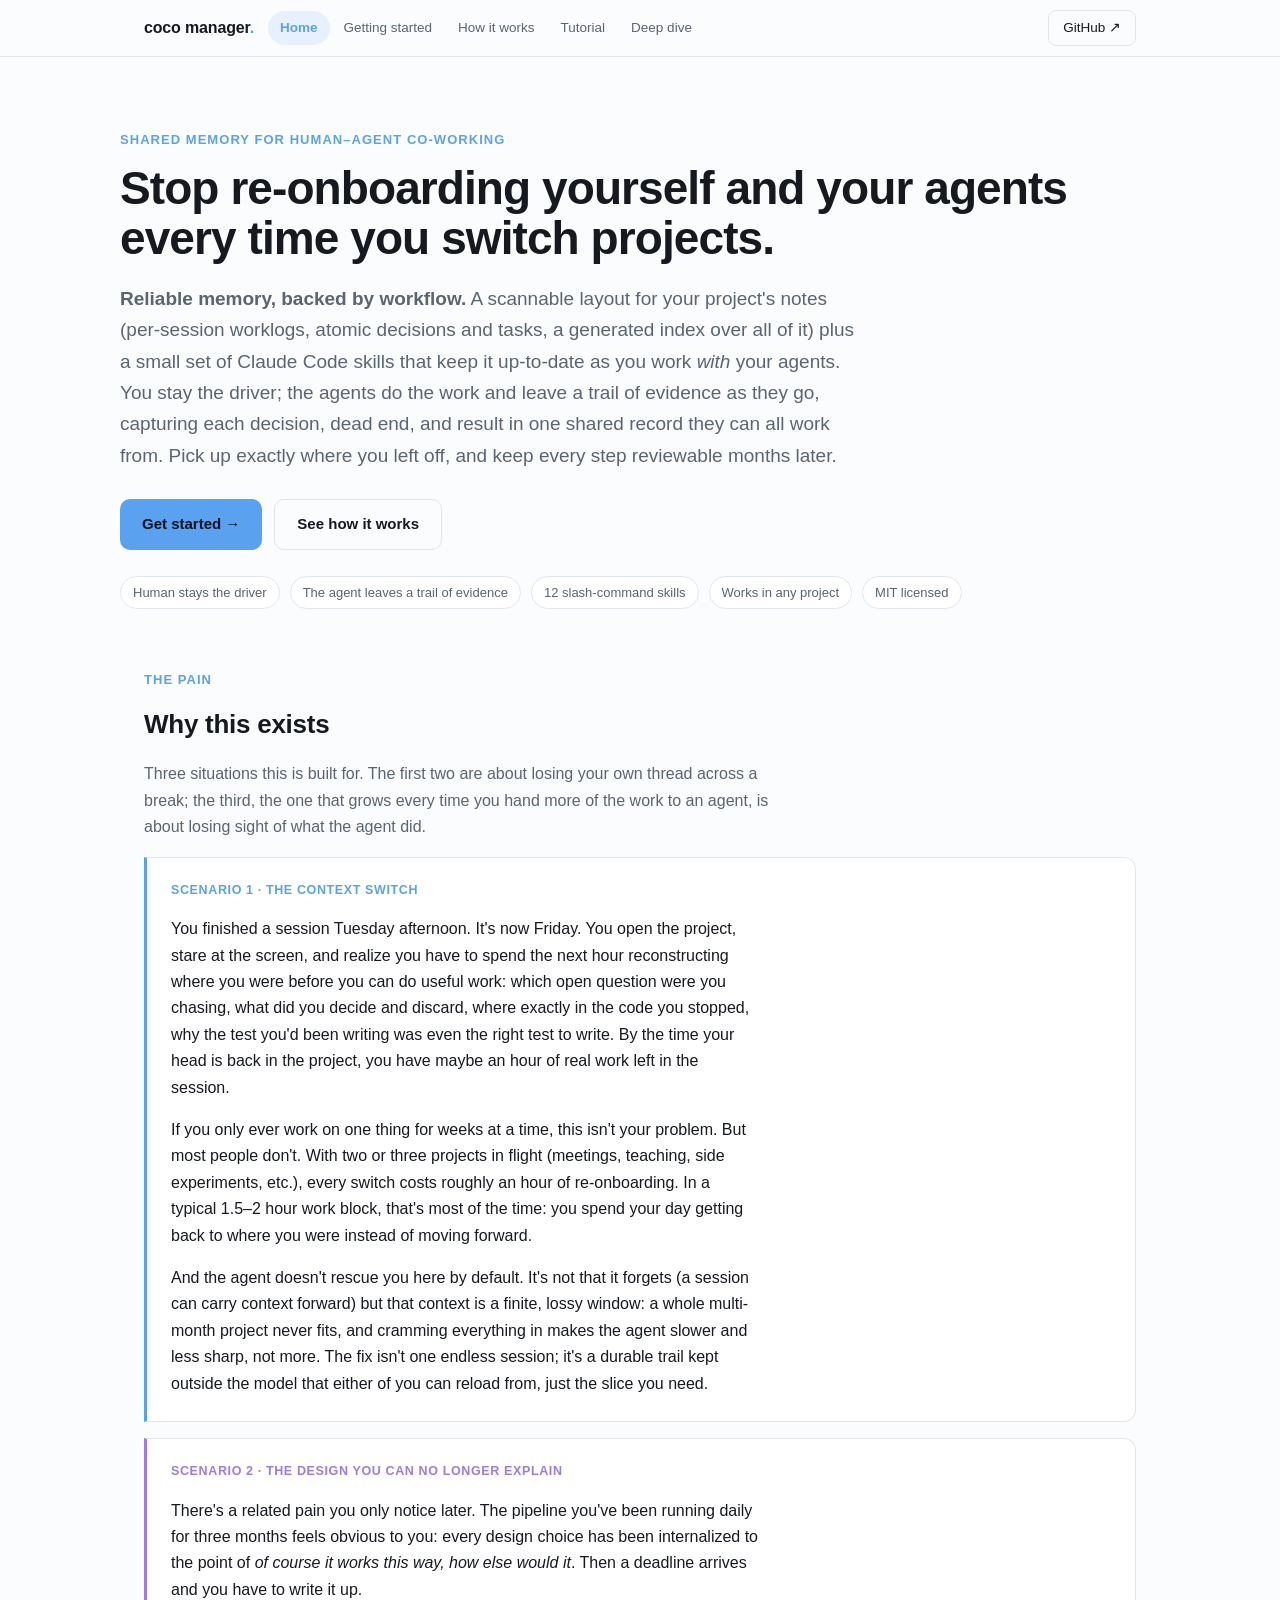
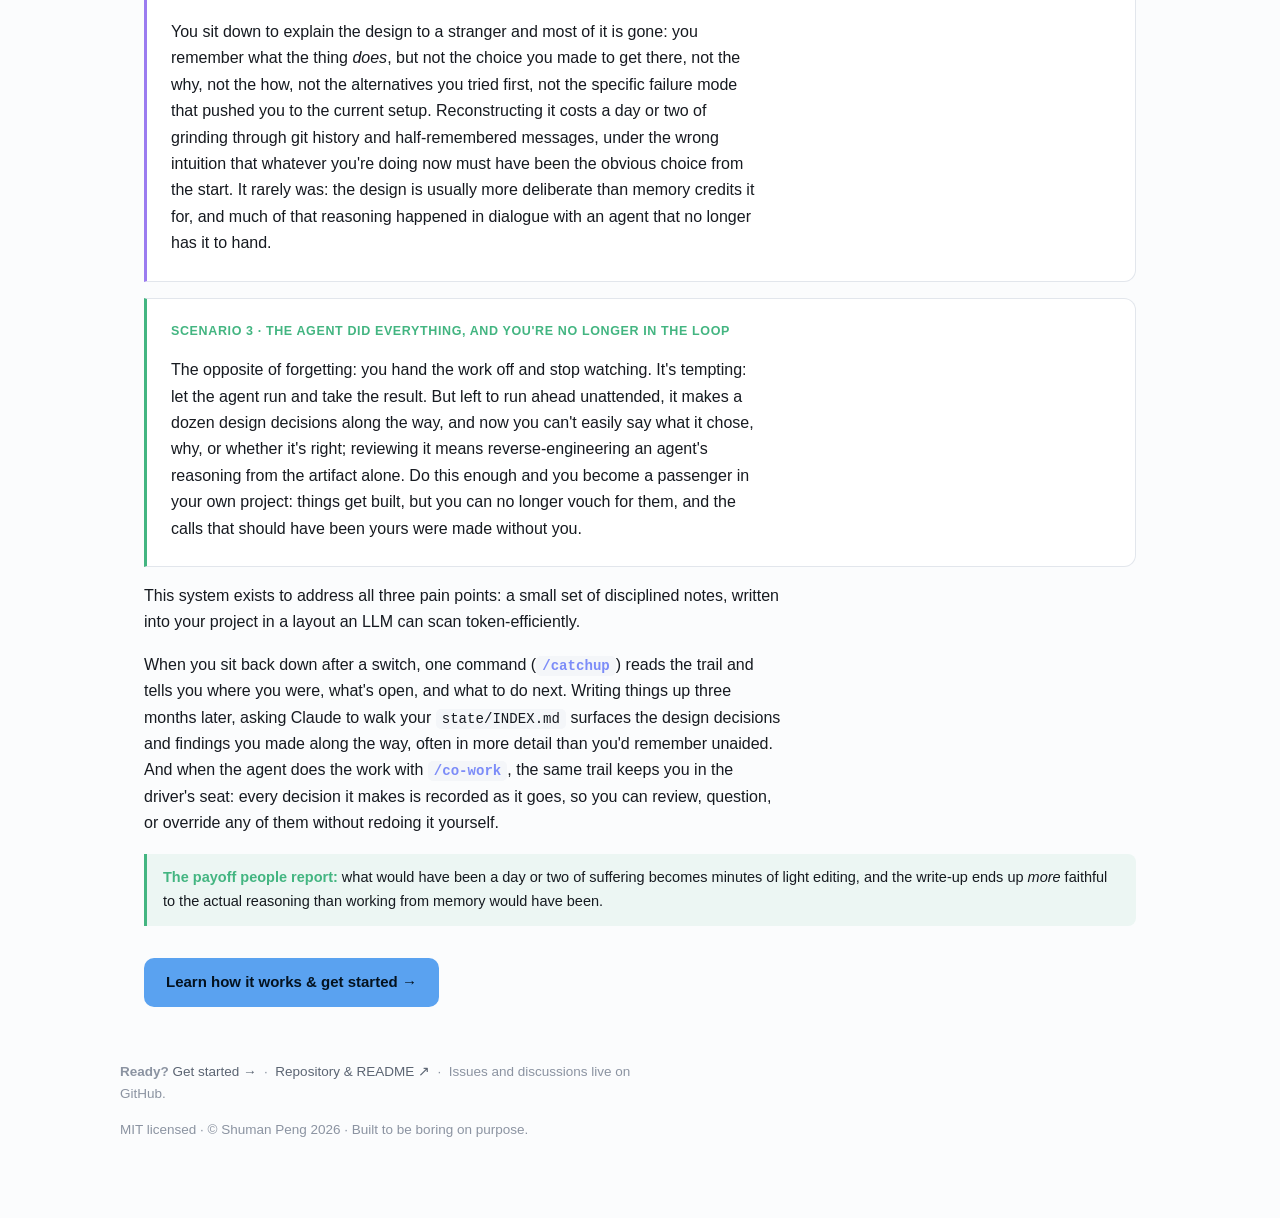
<file: index.html>
<!DOCTYPE html>
<html lang="en">
<head>
<meta charset="utf-8">
<meta name="viewport" content="width=device-width, initial-scale=1">
<title>CoCo Manager: shared memory for human–agent co-working</title>
<meta name="description" content="Shared memory for human–agent co-working: a scannable notes layout plus Claude Code skills that keep it current, so you never re-onboard yourself or lose sight of what the agent did.">
<link rel="icon" href="data:image/svg+xml,%3Csvg%20xmlns='http://www.w3.org/2000/svg'%20viewBox='0%200%2032%2032'%3E%3Crect%20width='32'%20height='32'%20rx='7'%20fill='%230e1013'/%3E%3Ctext%20x='7.5'%20y='23'%20font-family='ui-monospace,Menlo,monospace'%20font-size='21'%20font-weight='700'%20fill='%235aa2f0'%3Ec%3C/text%3E%3Ccircle%20cx='23'%20cy='20.5'%20r='2.3'%20fill='%235aa2f0'/%3E%3C/svg%3E">
<link rel="canonical" href="https://shumanpng.github.io/coco-manager/">
<meta property="og:type" content="website">
<meta property="og:site_name" content="CoCo Manager">
<meta property="og:title" content="CoCo Manager: shared memory for human–agent co-working">
<meta property="og:description" content="Shared memory for human–agent co-working: a scannable notes layout plus Claude Code skills that keep it current, so you never re-onboard yourself or lose sight of what the agent did.">
<meta property="og:url" content="https://shumanpng.github.io/coco-manager/">
<meta property="og:image" content="https://shumanpng.github.io/coco-manager/og-image.png">
<meta name="twitter:card" content="summary_large_image">
<meta name="twitter:title" content="CoCo Manager: shared memory for human–agent co-working">
<meta name="twitter:description" content="Shared memory for human–agent co-working: a scannable notes layout plus Claude Code skills that keep it current, so you never re-onboard yourself or lose sight of what the agent did.">
<meta name="twitter:image" content="https://shumanpng.github.io/coco-manager/og-image.png">
<link rel="stylesheet" href="styles.css">
</head>
<body>

<div class="nav"><div class="inner">
  <a class="brand" href="index.html">coco&nbsp;manager<span class="dot">.</span></a>
  <div class="links">
    <a class="link active" href="index.html">Home</a>
    <a class="link" href="getting-started.html">Getting started</a>
    <a class="link" href="how-it-works.html">How it works</a>
    <a class="link" href="tutorial.html">Tutorial</a>
    <a class="link" href="deep-dive.html">Deep dive</a>
  </div>
  <a class="gh" href="https://github.com/shumanpng/coco-manager">GitHub ↗</a>
</div></div>

<!-- HERO -->
<header id="top" class="wrap hero">
  <div class="kicker">Shared memory for human–agent co-working</div>
  <h1>Stop re-onboarding yourself and your agents every time you switch projects.</h1>
  <p class="lead"><b>Reliable memory, backed by workflow.</b> A scannable layout for your project's notes (per-session worklogs, atomic decisions and tasks, a generated index over all of it) plus a small set of Claude Code skills that keep it up-to-date as you work <em>with</em> your agents. You stay the driver; the agents do the work and leave a trail of evidence as they go, capturing each decision, dead end, and result in one shared record they can all work from. Pick up exactly where you left off, and keep every step reviewable months later.</p>
  <div class="cta">
    <a class="btn primary" href="getting-started.html">Get started →</a>
    <a class="btn ghost" href="how-it-works.html">See how it works</a>
  </div>
  <div class="pills">
    <span class="pill">Human stays the driver</span>
    <span class="pill">The agent leaves a trail of evidence</span>
    <span class="pill">12 slash-command skills</span>
    <span class="pill">Works in any project</span>
    <span class="pill">MIT licensed</span>
  </div>
</header>

<!-- WHY -->
<section id="why" class="wrap">
  <div class="kicker">The pain</div>
  <h2>Why this exists</h2>
  <p class="muted" style="margin-bottom:4px">Three situations this is built for. The first two are about losing your own thread across a break; the third, the one that grows every time you hand more of the work to an agent, is about losing sight of what the agent did.</p>

  <div class="scenario s1">
    <div class="eyebrow">Scenario 1 · The context switch</div>
    <p>You finished a session Tuesday afternoon. It's now Friday. You open the project, stare at the screen, and realize you have to spend the next hour reconstructing where you were before you can do useful work: which open question were you chasing, what did you decide and discard, where exactly in the code you stopped, why the test you'd been writing was even the right test to write. By the time your head is back in the project, you have maybe an hour of real work left in the session.</p>
    <p>If you only ever work on one thing for weeks at a time, this isn't your problem. But most people don't. With two or three projects in flight (meetings, teaching, side experiments, etc.), every switch costs roughly an hour of re-onboarding. In a typical 1.5–2 hour work block, that's most of the time: you spend your day getting back to where you were instead of moving forward.</p>
    <p>And the agent doesn't rescue you here by default. It's not that it forgets (a session can carry context forward) but that context is a finite, lossy window: a whole multi-month project never fits, and cramming everything in makes the agent slower and less sharp, not more. The fix isn't one endless session; it's a durable trail kept outside the model that either of you can reload from, just the slice you need.</p>
  </div>

  <div class="scenario s2">
    <div class="eyebrow">Scenario 2 · The design you can no longer explain</div>
    <p>There's a related pain you only notice later. The pipeline you've been running daily for three months feels obvious to you: every design choice has been internalized to the point of <em>of course it works this way, how else would it</em>. Then a deadline arrives and you have to write it up.</p>
    <p>You sit down to explain the design to a stranger and most of it is gone: you remember what the thing <em>does</em>, but not the choice you made to get there, not the why, not the how, not the alternatives you tried first, not the specific failure mode that pushed you to the current setup. Reconstructing it costs a day or two of grinding through git history and half-remembered messages, under the wrong intuition that whatever you're doing now must have been the obvious choice from the start. It rarely was: the design is usually more deliberate than memory credits it for, and much of that reasoning happened in dialogue with an agent that no longer has it to hand.</p>
  </div>

  <div class="scenario s3">
    <div class="eyebrow">Scenario 3 · The agent did everything, and you're no longer in the loop</div>
    <p>The opposite of forgetting: you hand the work off and stop watching. It's tempting: let the agent run and take the result. But left to run ahead unattended, it makes a dozen design decisions along the way, and now you can't easily say what it chose, why, or whether it's right; reviewing it means reverse-engineering an agent's reasoning from the artifact alone. Do this enough and you become a passenger in your own project: things get built, but you can no longer vouch for them, and the calls that should have been yours were made without you.</p>
  </div>

  <p>This system exists to address all three pain points: a small set of disciplined notes, written into your project in a layout an LLM can scan token-efficiently.</p>
  <p>When you sit back down after a switch, one command (<code class="cmd">/catchup</code>) reads the trail and tells you where you were, what's open, and what to do next. Writing things up three months later, asking Claude to walk your <code>state/INDEX.md</code> surfaces the design decisions and findings you made along the way, often in more detail than you'd remember unaided. And when the agent does the work with <code class="cmd">/co-work</code>, the same trail keeps you in the driver's seat: every decision it makes is recorded as it goes, so you can review, question, or override any of them without redoing it yourself.</p>
  <div class="tip"><b>The payoff people report:</b> what would have been a day or two of suffering becomes minutes of light editing, and the write-up ends up <em>more</em> faithful to the actual reasoning than working from memory would have been.</div>

  <div class="cta" style="margin-top:32px">
    <a class="btn primary" href="getting-started.html">Learn how it works &amp; get started →</a>
  </div>
</section>

<footer class="wrap foot">
  <p><b>Ready?</b> <a href="getting-started.html">Get started →</a> &nbsp;·&nbsp; <a href="https://github.com/shumanpng/coco-manager">Repository &amp; README ↗</a> &nbsp;·&nbsp; Issues and discussions live on GitHub.</p>
  <p>MIT licensed · © Shuman Peng 2026 · Built to be boring on purpose.</p>
</footer>

</body>
</html>
</file>
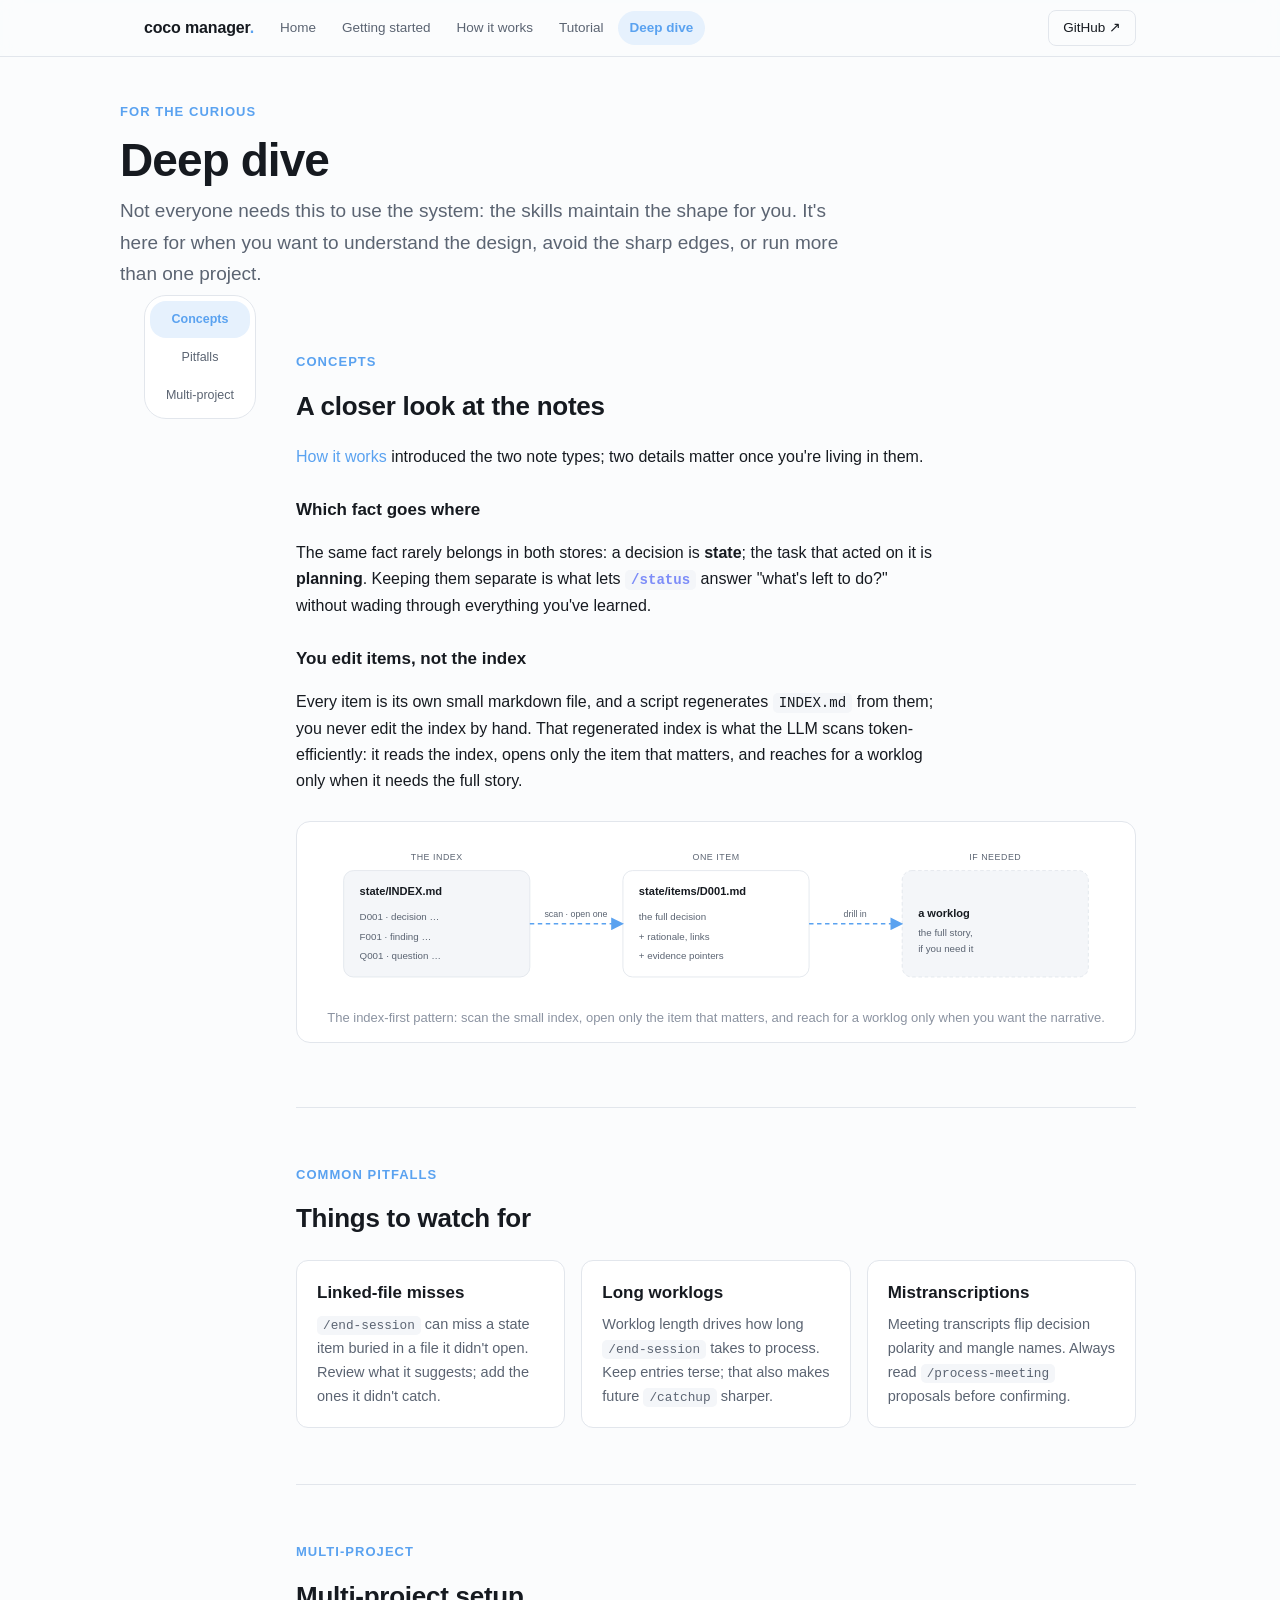
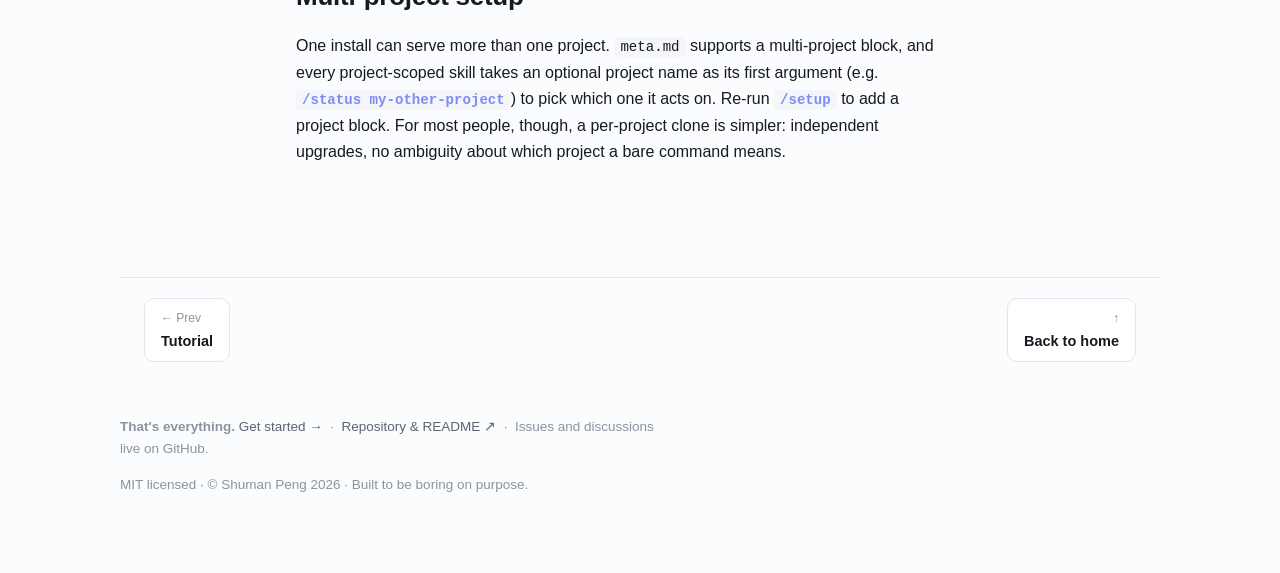
<file: deep-dive.html>
<!DOCTYPE html>
<html lang="en">
<head>
<meta charset="utf-8">
<meta name="viewport" content="width=device-width, initial-scale=1">
<title>Deep dive: CoCo Manager</title>
<meta name="description" content="The design behind coco manager: the atomic-item + index model, common pitfalls to avoid, and multi-project setup.">
<link rel="icon" href="data:image/svg+xml,%3Csvg%20xmlns='http://www.w3.org/2000/svg'%20viewBox='0%200%2032%2032'%3E%3Crect%20width='32'%20height='32'%20rx='7'%20fill='%230e1013'/%3E%3Ctext%20x='7.5'%20y='23'%20font-family='ui-monospace,Menlo,monospace'%20font-size='21'%20font-weight='700'%20fill='%235aa2f0'%3Ec%3C/text%3E%3Ccircle%20cx='23'%20cy='20.5'%20r='2.3'%20fill='%235aa2f0'/%3E%3C/svg%3E">
<link rel="canonical" href="https://shumanpng.github.io/coco-manager/deep-dive.html">
<meta property="og:type" content="website">
<meta property="og:site_name" content="CoCo Manager">
<meta property="og:title" content="Deep dive: CoCo Manager">
<meta property="og:description" content="The design behind coco manager: the atomic-item + index model, common pitfalls to avoid, and multi-project setup.">
<meta property="og:url" content="https://shumanpng.github.io/coco-manager/deep-dive.html">
<meta property="og:image" content="https://shumanpng.github.io/coco-manager/og-image.png">
<meta name="twitter:card" content="summary_large_image">
<meta name="twitter:title" content="Deep dive: CoCo Manager">
<meta name="twitter:description" content="The design behind coco manager: the atomic-item + index model, common pitfalls to avoid, and multi-project setup.">
<meta name="twitter:image" content="https://shumanpng.github.io/coco-manager/og-image.png">
<link rel="stylesheet" href="styles.css">
</head>
<body>

<div class="nav"><div class="inner">
  <a class="brand" href="index.html">coco&nbsp;manager<span class="dot">.</span></a>
  <div class="links">
    <a class="link" href="index.html">Home</a>
    <a class="link" href="getting-started.html">Getting started</a>
    <a class="link" href="how-it-works.html">How it works</a>
    <a class="link" href="tutorial.html">Tutorial</a>
    <a class="link active" href="deep-dive.html">Deep dive</a>
  </div>
  <a class="gh" href="https://github.com/shumanpng/coco-manager">GitHub ↗</a>
</div></div>

<header id="top" class="wrap pagehead">
  <div class="kicker">For the curious</div>
  <h1>Deep dive</h1>
  <p class="lead">Not everyone needs this to use the system: the skills maintain the shape for you. It's here for when you want to understand the design, avoid the sharp edges, or run more than one project.</p>
</header>

<div class="tut-layout">
  <aside class="tut-rail">
    <nav class="secnav" aria-label="Sections">
      <a href="#concepts">Concepts</a>
      <a href="#pitfalls">Pitfalls</a>
      <a href="#appendix">Multi-project</a>
    </nav>
  </aside>

  <div class="tut-main">
    <!-- CONCEPTS -->
    <section id="concepts">
      <div class="kicker">Concepts</div>
      <h2>A closer look at the notes</h2>
      <p><a href="how-it-works.html">How it works</a> introduced the two note types; two details matter once you're living in them.</p>

      <h3>Which fact goes where</h3>
      <p>The same fact rarely belongs in both stores: a decision is <b>state</b>; the task that acted on it is <b>planning</b>. Keeping them separate is what lets <code class="cmd">/status</code> answer "what's left to do?" without wading through everything you've learned.</p>

      <h3>You edit items, not the index</h3>
      <p>Every item is its own small markdown file, and a script regenerates <code>INDEX.md</code> from them; you never edit the index by hand. That regenerated index is what the LLM scans token-efficiently: it reads the index, opens only the item that matters, and reaches for a worklog only when it needs the full story.</p>

      <figure>
        <div class="svgbox">
        <svg viewBox="0 0 900 170" role="img" aria-label="Index-first: scan the index, open one item, follow to a worklog only if needed">
          <defs><marker id="di" markerWidth="9" markerHeight="9" refX="7" refY="4.5" orient="auto">
            <path d="M0,0 L9,4.5 L0,9 z" fill="var(--accent)"/></marker></defs>

          <text x="135" y="18" text-anchor="middle" class="t-mut" style="font-size:10px;letter-spacing:.06em">THE INDEX</text>
          <text x="450" y="18" text-anchor="middle" class="t-mut" style="font-size:10px;letter-spacing:.06em">ONE ITEM</text>
          <text x="765" y="18" text-anchor="middle" class="t-mut" style="font-size:10px;letter-spacing:.06em">IF NEEDED</text>

          <rect x="30" y="30" width="210" height="120" rx="11" class="nb" fill="var(--panel2)"/>
          <text x="48" y="58" class="t-cmd">state/INDEX.md</text>
          <text x="48" y="86" class="t-mut" style="font-size:11px">D001 · decision …</text>
          <text x="48" y="108" class="t-mut" style="font-size:11px">F001 · finding …</text>
          <text x="48" y="130" class="t-mut" style="font-size:11px">Q001 · question …</text>

          <rect x="345" y="30" width="210" height="120" rx="11" class="nb" fill="var(--panel)"/>
          <text x="363" y="58" class="t-cmd">state/items/D001.md</text>
          <text x="363" y="86" class="t-mut" style="font-size:11px">the full decision</text>
          <text x="363" y="108" class="t-mut" style="font-size:11px">+ rationale, links</text>
          <text x="363" y="130" class="t-mut" style="font-size:11px">+ evidence pointers</text>

          <rect x="660" y="30" width="210" height="120" rx="11" fill="var(--panel2)" stroke="var(--line)" stroke-dasharray="4 3"/>
          <text x="678" y="82" class="t-cmd">a worklog</text>
          <text x="678" y="104" class="t-mut" style="font-size:11px">the full story,</text>
          <text x="678" y="122" class="t-mut" style="font-size:11px">if you need it</text>

          <path class="edge-r" marker-end="url(#di)" d="M240,90 L343,90"/>
          <path class="edge-r" marker-end="url(#di)" d="M555,90 L658,90"/>
          <text x="292" y="82" text-anchor="middle" class="t-mut" style="font-size:10px">scan · open one</text>
          <text x="607" y="82" text-anchor="middle" class="t-mut" style="font-size:10px">drill in</text>
        </svg>
        </div>
        <figcaption>The index-first pattern: scan the small index, open only the item that matters, and reach for a worklog only when you want the narrative.</figcaption>
      </figure>
    </section>

    <!-- PITFALLS -->
    <section id="pitfalls">
      <div class="kicker">Common pitfalls</div>
      <h2>Things to watch for</h2>
      <div class="grid g3">
        <div class="card"><h3 style="margin-top:0">Linked-file misses</h3><p><code>/end-session</code> can miss a state item buried in a file it didn't open. Review what it suggests; add the ones it didn't catch.</p></div>
        <div class="card"><h3 style="margin-top:0">Long worklogs</h3><p>Worklog length drives how long <code>/end-session</code> takes to process. Keep entries terse; that also makes future <code>/catchup</code> sharper.</p></div>
        <div class="card"><h3 style="margin-top:0">Mistranscriptions</h3><p>Meeting transcripts flip decision polarity and mangle names. Always read <code>/process-meeting</code> proposals before confirming.</p></div>
      </div>
    </section>

    <!-- MULTI-PROJECT -->
    <section id="appendix">
      <div class="kicker">Multi-project</div>
      <h2>Multi-project setup</h2>
      <p>One install can serve more than one project. <code>meta.md</code> supports a multi-project block, and every project-scoped skill takes an optional project name as its first argument (e.g. <code class="cmd">/status my-other-project</code>) to pick which one it acts on. Re-run <code class="cmd">/setup</code> to add a project block. For most people, though, a per-project clone is simpler: independent upgrades, no ambiguity about which project a bare command means.</p>
    </section>
  </div>
</div>

<nav class="pager wrap">
  <a class="pg prev" href="tutorial.html"><span>← Prev</span><b>Tutorial</b></a>
  <a class="pg next" href="index.html"><span>↑</span><b>Back to home</b></a>
</nav>

<footer class="wrap foot">
  <p><b>That's everything.</b> <a href="getting-started.html">Get started →</a> &nbsp;·&nbsp; <a href="https://github.com/shumanpng/coco-manager">Repository &amp; README ↗</a> &nbsp;·&nbsp; Issues and discussions live on GitHub.</p>
  <p>MIT licensed · © Shuman Peng 2026 · Built to be boring on purpose.</p>
</footer>

<script>
(function(){
  var links = [].slice.call(document.querySelectorAll('.secnav a'));
  var secs = links.map(function(l){ return document.querySelector(l.getAttribute('href')); });
  function on(){
    var y = window.scrollY + 140, idx = 0;
    for (var i=0;i<secs.length;i++){ if (secs[i] && secs[i].offsetTop <= y) idx = i; }
    for (var j=0;j<links.length;j++){ links[j].classList.toggle('active', j===idx); }
  }
  window.addEventListener('scroll', on, {passive:true});
  window.addEventListener('resize', on);
  on();
})();
</script>

</body>
</html>
</file>
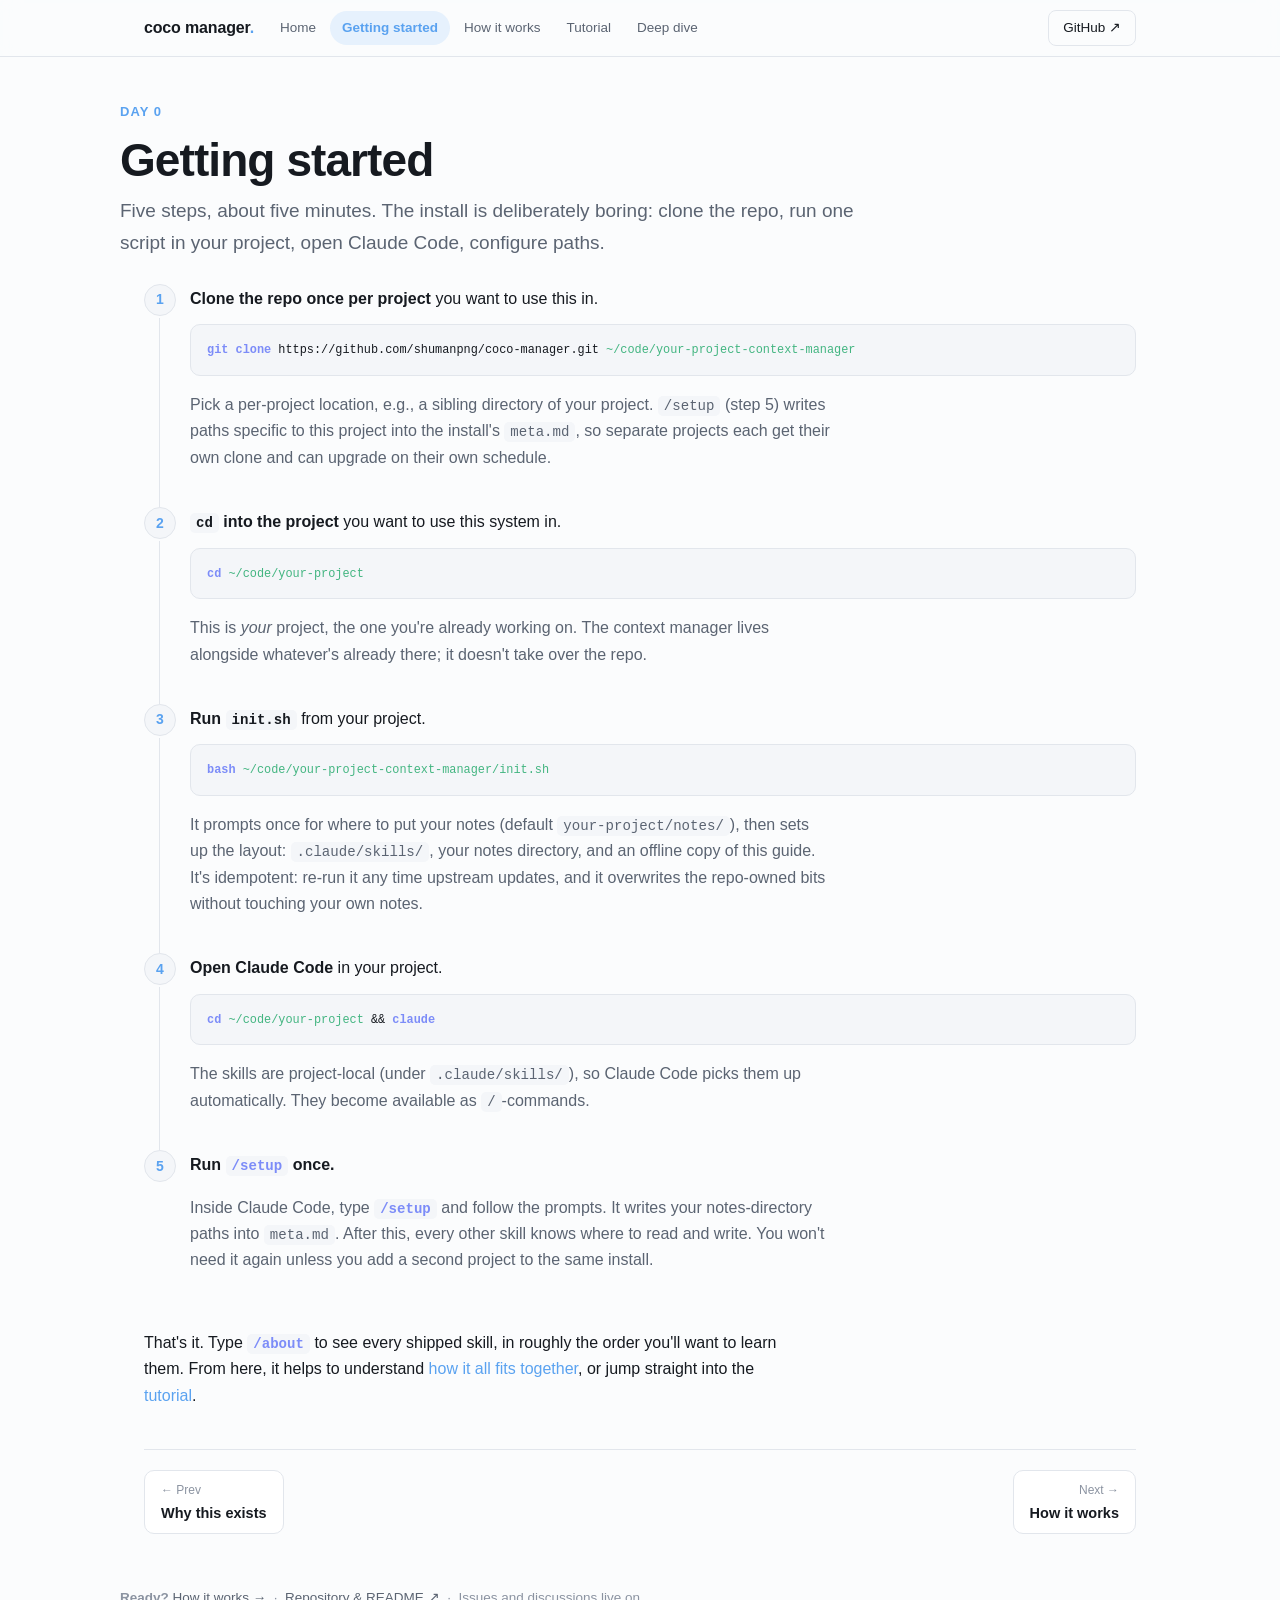
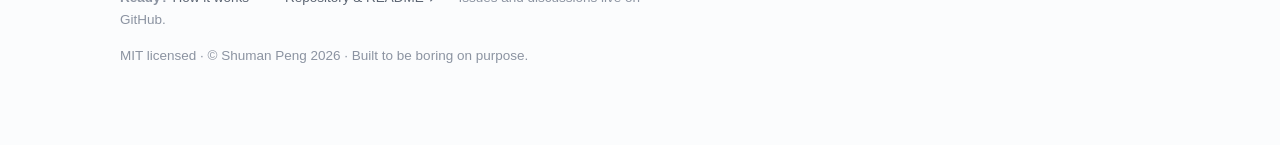
<file: getting-started.html>
<!DOCTYPE html>
<html lang="en">
<head>
<meta charset="utf-8">
<meta name="viewport" content="width=device-width, initial-scale=1">
<title>Getting started: CoCo Manager</title>
<meta name="description" content="Install coco manager in about five minutes: clone the repo, run one script in your project, open Claude Code, and run /setup.">
<link rel="icon" href="data:image/svg+xml,%3Csvg%20xmlns='http://www.w3.org/2000/svg'%20viewBox='0%200%2032%2032'%3E%3Crect%20width='32'%20height='32'%20rx='7'%20fill='%230e1013'/%3E%3Ctext%20x='7.5'%20y='23'%20font-family='ui-monospace,Menlo,monospace'%20font-size='21'%20font-weight='700'%20fill='%235aa2f0'%3Ec%3C/text%3E%3Ccircle%20cx='23'%20cy='20.5'%20r='2.3'%20fill='%235aa2f0'/%3E%3C/svg%3E">
<link rel="canonical" href="https://shumanpng.github.io/coco-manager/getting-started.html">
<meta property="og:type" content="website">
<meta property="og:site_name" content="CoCo Manager">
<meta property="og:title" content="Getting started: CoCo Manager">
<meta property="og:description" content="Install coco manager in about five minutes: clone the repo, run one script in your project, open Claude Code, and run /setup.">
<meta property="og:url" content="https://shumanpng.github.io/coco-manager/getting-started.html">
<meta property="og:image" content="https://shumanpng.github.io/coco-manager/og-image.png">
<meta name="twitter:card" content="summary_large_image">
<meta name="twitter:title" content="Getting started: CoCo Manager">
<meta name="twitter:description" content="Install coco manager in about five minutes: clone the repo, run one script in your project, open Claude Code, and run /setup.">
<meta name="twitter:image" content="https://shumanpng.github.io/coco-manager/og-image.png">
<link rel="stylesheet" href="styles.css">
</head>
<body>

<div class="nav"><div class="inner">
  <a class="brand" href="index.html">coco&nbsp;manager<span class="dot">.</span></a>
  <div class="links">
    <a class="link" href="index.html">Home</a>
    <a class="link active" href="getting-started.html">Getting started</a>
    <a class="link" href="how-it-works.html">How it works</a>
    <a class="link" href="tutorial.html">Tutorial</a>
    <a class="link" href="deep-dive.html">Deep dive</a>
  </div>
  <a class="gh" href="https://github.com/shumanpng/coco-manager">GitHub ↗</a>
</div></div>

<header id="top" class="wrap pagehead">
  <div class="kicker">Day 0</div>
  <h1>Getting started</h1>
  <p class="lead">Five steps, about five minutes. The install is deliberately boring: clone the repo, run one script in your project, open Claude Code, configure paths.</p>
</header>

<section id="install" class="wrap">
  <ol class="steps">
    <li><b>Clone the repo once per project</b> you want to use this in.
      <pre><code><span class="tok-cmd">git clone</span> https://github.com/shumanpng/coco-manager.git <span class="tok-p">~/code/your-project-context-manager</span></code></pre>
      <p class="muted">Pick a per-project location, e.g., a sibling directory of your project. <code>/setup</code> (step 5) writes paths specific to this project into the install's <code>meta.md</code>, so separate projects each get their own clone and can upgrade on their own schedule.</p>
    </li>
    <li><b><code>cd</code> into the project</b> you want to use this system in.
      <pre><code><span class="tok-cmd">cd</span> <span class="tok-p">~/code/your-project</span></code></pre>
      <p class="muted">This is <em>your</em> project, the one you're already working on. The context manager lives alongside whatever's already there; it doesn't take over the repo.</p>
    </li>
    <li><b>Run <code>init.sh</code></b> from your project.
      <pre><code><span class="tok-cmd">bash</span> <span class="tok-p">~/code/your-project-context-manager/init.sh</span></code></pre>
      <p class="muted">It prompts once for where to put your notes (default <code>your-project/notes/</code>), then sets up the layout: <code>.claude/skills/</code>, your notes directory, and an offline copy of this guide. It's idempotent: re-run it any time upstream updates, and it overwrites the repo-owned bits without touching your own notes.</p>
    </li>
    <li><b>Open Claude Code</b> in your project.
      <pre><code><span class="tok-cmd">cd</span> <span class="tok-p">~/code/your-project</span> &amp;&amp; <span class="tok-cmd">claude</span></code></pre>
      <p class="muted">The skills are project-local (under <code>.claude/skills/</code>), so Claude Code picks them up automatically. They become available as <code>/</code>-commands.</p>
    </li>
    <li><b>Run <code class="cmd">/setup</code> once.</b>
      <p class="muted">Inside Claude Code, type <code class="cmd">/setup</code> and follow the prompts. It writes your notes-directory paths into <code>meta.md</code>. After this, every other skill knows where to read and write. You won't need it again unless you add a second project to the same install.</p>
    </li>
  </ol>
  <p>That's it. Type <code class="cmd">/about</code> to see every shipped skill, in roughly the order you'll want to learn them. From here, it helps to understand <a href="how-it-works.html">how it all fits together</a>, or jump straight into the <a href="tutorial.html">tutorial</a>.</p>

  <nav class="pager">
    <a class="pg prev" href="index.html"><span>← Prev</span><b>Why this exists</b></a>
    <a class="pg next" href="how-it-works.html"><span>Next →</span><b>How it works</b></a>
  </nav>
</section>

<footer class="wrap foot">
  <p><b>Ready?</b> <a href="how-it-works.html">How it works →</a> &nbsp;·&nbsp; <a href="https://github.com/shumanpng/coco-manager">Repository &amp; README ↗</a> &nbsp;·&nbsp; Issues and discussions live on GitHub.</p>
  <p>MIT licensed · © Shuman Peng 2026 · Built to be boring on purpose.</p>
</footer>

</body>
</html>
</file>
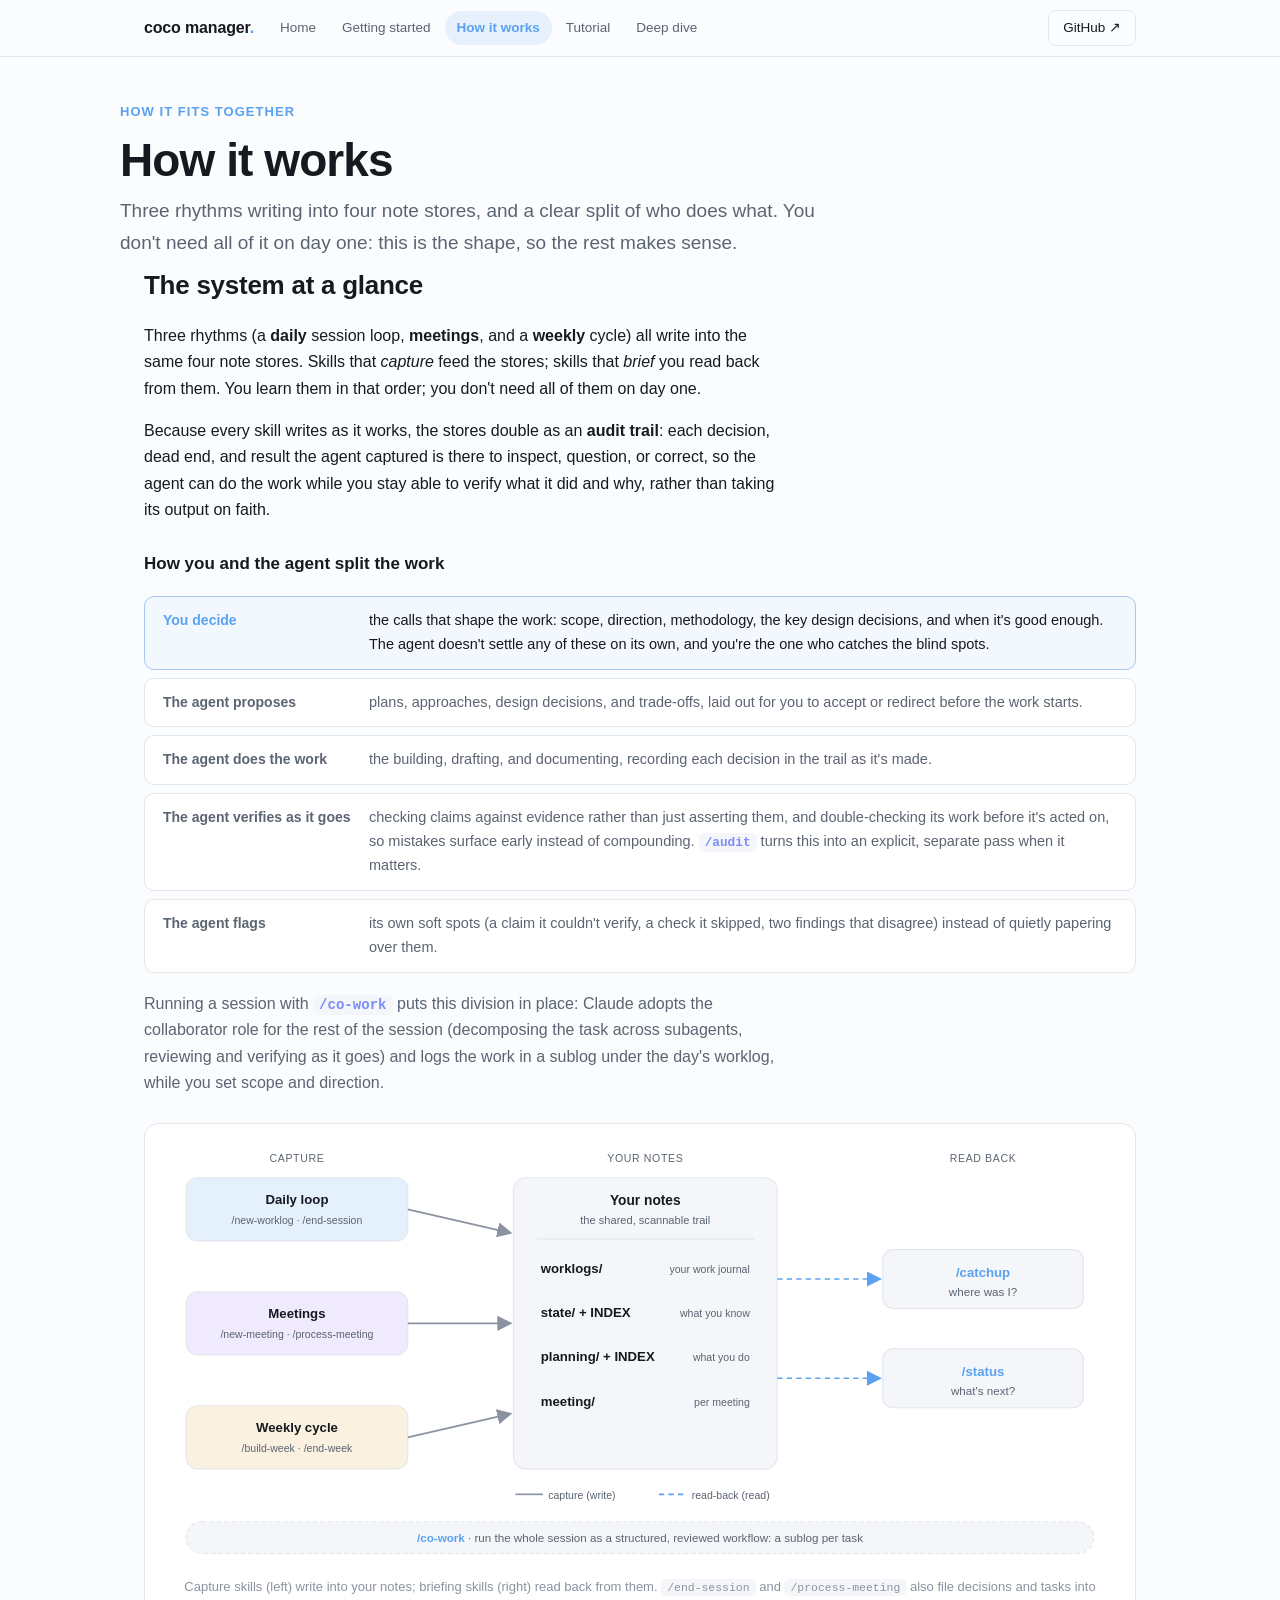
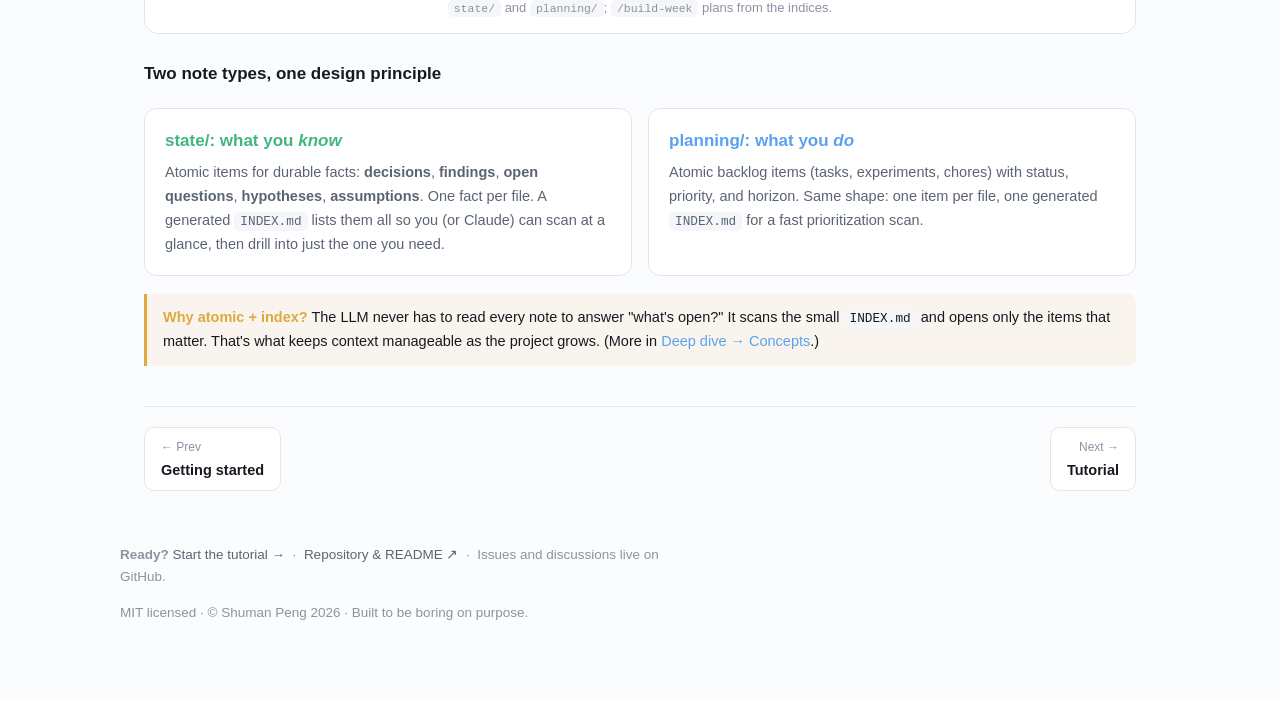
<file: how-it-works.html>
<!DOCTYPE html>
<html lang="en">
<head>
<meta charset="utf-8">
<meta name="viewport" content="width=device-width, initial-scale=1">
<title>How it works: CoCo Manager</title>
<meta name="description" content="Three capture rhythms writing into four note stores, briefing skills that read them back, and a clear human–agent split of who does what.">
<link rel="icon" href="data:image/svg+xml,%3Csvg%20xmlns='http://www.w3.org/2000/svg'%20viewBox='0%200%2032%2032'%3E%3Crect%20width='32'%20height='32'%20rx='7'%20fill='%230e1013'/%3E%3Ctext%20x='7.5'%20y='23'%20font-family='ui-monospace,Menlo,monospace'%20font-size='21'%20font-weight='700'%20fill='%235aa2f0'%3Ec%3C/text%3E%3Ccircle%20cx='23'%20cy='20.5'%20r='2.3'%20fill='%235aa2f0'/%3E%3C/svg%3E">
<link rel="canonical" href="https://shumanpng.github.io/coco-manager/how-it-works.html">
<meta property="og:type" content="website">
<meta property="og:site_name" content="CoCo Manager">
<meta property="og:title" content="How it works: CoCo Manager">
<meta property="og:description" content="Three capture rhythms writing into four note stores, briefing skills that read them back, and a clear human–agent split of who does what.">
<meta property="og:url" content="https://shumanpng.github.io/coco-manager/how-it-works.html">
<meta property="og:image" content="https://shumanpng.github.io/coco-manager/og-image.png">
<meta name="twitter:card" content="summary_large_image">
<meta name="twitter:title" content="How it works: CoCo Manager">
<meta name="twitter:description" content="Three capture rhythms writing into four note stores, briefing skills that read them back, and a clear human–agent split of who does what.">
<meta name="twitter:image" content="https://shumanpng.github.io/coco-manager/og-image.png">
<link rel="stylesheet" href="styles.css">
</head>
<body>

<div class="nav"><div class="inner">
  <a class="brand" href="index.html">coco&nbsp;manager<span class="dot">.</span></a>
  <div class="links">
    <a class="link" href="index.html">Home</a>
    <a class="link" href="getting-started.html">Getting started</a>
    <a class="link active" href="how-it-works.html">How it works</a>
    <a class="link" href="tutorial.html">Tutorial</a>
    <a class="link" href="deep-dive.html">Deep dive</a>
  </div>
  <a class="gh" href="https://github.com/shumanpng/coco-manager">GitHub ↗</a>
</div></div>

<header id="top" class="wrap pagehead">
  <div class="kicker">How it fits together</div>
  <h1>How it works</h1>
  <p class="lead">Three rhythms writing into four note stores, and a clear split of who does what. You don't need all of it on day one: this is the shape, so the rest makes sense.</p>
</header>

<section id="map" class="wrap">
  <h2>The system at a glance</h2>
  <p>Three rhythms (a <b>daily</b> session loop, <b>meetings</b>, and a <b>weekly</b> cycle) all write into the same four note stores. Skills that <em>capture</em> feed the stores; skills that <em>brief</em> you read back from them. You learn them in that order; you don't need all of them on day one.</p>
  <p>Because every skill writes as it works, the stores double as an <b>audit trail</b>: each decision, dead end, and result the agent captured is there to inspect, question, or correct, so the agent can do the work while you stay able to verify what it did and why, rather than taking its output on faith.</p>

  <h3>How you and the agent split the work</h3>
  <div class="roles">
    <div class="role you"><span class="who">You decide</span><span class="what">the calls that shape the work: scope, direction, methodology, the key design decisions, and when it's good enough. The agent doesn't settle any of these on its own, and you're the one who catches the blind spots.</span></div>
    <div class="role"><span class="who">The agent proposes</span><span class="what">plans, approaches, design decisions, and trade-offs, laid out for you to accept or redirect before the work starts.</span></div>
    <div class="role"><span class="who">The agent does the work</span><span class="what">the building, drafting, and documenting, recording each decision in the trail as it's made.</span></div>
    <div class="role"><span class="who">The agent verifies as it goes</span><span class="what">checking claims against evidence rather than just asserting them, and double-checking its work before it's acted on, so mistakes surface early instead of compounding. <code class="cmd">/audit</code> turns this into an explicit, separate pass when it matters.</span></div>
    <div class="role"><span class="who">The agent flags</span><span class="what">its own soft spots (a claim it couldn't verify, a check it skipped, two findings that disagree) instead of quietly papering over them.</span></div>
  </div>
  <p class="muted">Running a session with <code class="cmd">/co-work</code> puts this division in place: Claude adopts the collaborator role for the rest of the session (decomposing the task across subagents, reviewing and verifying as it goes) and logs the work in a sublog under the day's worklog, while you set scope and direction.</p>

  <figure>
    <div class="svgbox">
    <svg viewBox="0 0 900 396" role="img" aria-label="Capture skills write into your notes; briefing skills read back from them">
      <defs>
        <marker id="aw" markerWidth="9" markerHeight="9" refX="7" refY="4.5" orient="auto">
          <path d="M0,0 L9,4.5 L0,9 z" fill="var(--faint)"/></marker>
        <marker id="ard" markerWidth="9" markerHeight="9" refX="7" refY="4.5" orient="auto">
          <path d="M0,0 L9,4.5 L0,9 z" fill="var(--accent)"/></marker>
      </defs>

      <!-- column headings -->
      <text x="125" y="15" text-anchor="middle" class="t-mut" style="font-size:10px;letter-spacing:.06em">CAPTURE</text>
      <text x="455" y="15" text-anchor="middle" class="t-mut" style="font-size:10px;letter-spacing:.06em">YOUR NOTES</text>
      <text x="775" y="15" text-anchor="middle" class="t-mut" style="font-size:10px;letter-spacing:.06em">READ BACK</text>

      <!-- capture rhythms (left) -->
      <rect x="20" y="30" width="210" height="60" rx="11" class="n-fill-sess nb"/>
      <text x="125" y="55" text-anchor="middle" class="t-cmd">Daily loop</text>
      <text x="125" y="74" text-anchor="middle" class="t-mut" style="font-size:10px">/new-worklog · /end-session</text>

      <rect x="20" y="138" width="210" height="60" rx="11" class="n-fill-meet nb"/>
      <text x="125" y="163" text-anchor="middle" class="t-cmd">Meetings</text>
      <text x="125" y="182" text-anchor="middle" class="t-mut" style="font-size:10px">/new-meeting · /process-meeting</text>

      <rect x="20" y="246" width="210" height="60" rx="11" class="n-fill-week nb"/>
      <text x="125" y="271" text-anchor="middle" class="t-cmd">Weekly cycle</text>
      <text x="125" y="290" text-anchor="middle" class="t-mut" style="font-size:10px">/build-week · /end-week</text>

      <!-- the notes (center) -->
      <rect x="330" y="30" width="250" height="276" rx="12" class="n-fill-store nb"/>
      <text x="455" y="56" text-anchor="middle" class="t-cmd" style="font-size:13px">Your notes</text>
      <text x="455" y="74" text-anchor="middle" class="t-mut" style="font-size:10.5px">the shared, scannable trail</text>
      <line x1="352" y1="88" x2="558" y2="88" stroke="var(--line)"/>
      <text x="356" y="120" class="t-cmd">worklogs/</text>
      <text x="554" y="120" text-anchor="end" class="t-mut" style="font-size:10px">your work journal</text>
      <text x="356" y="162" class="t-cmd">state/ + INDEX</text>
      <text x="554" y="162" text-anchor="end" class="t-mut" style="font-size:10px">what you know</text>
      <text x="356" y="204" class="t-cmd">planning/ + INDEX</text>
      <text x="554" y="204" text-anchor="end" class="t-mut" style="font-size:10px">what you do</text>
      <text x="356" y="246" class="t-cmd">meeting/</text>
      <text x="554" y="246" text-anchor="end" class="t-mut" style="font-size:10px">per meeting</text>

      <!-- briefing skills (right) -->
      <rect x="680" y="98" width="190" height="56" rx="10" class="nb" fill="var(--panel2)"/>
      <text x="775" y="124" text-anchor="middle" class="t-cmd" style="fill:var(--accent)">/catchup</text>
      <text x="775" y="142" text-anchor="middle" class="t-mut">where was I?</text>

      <rect x="680" y="192" width="190" height="56" rx="10" class="nb" fill="var(--panel2)"/>
      <text x="775" y="218" text-anchor="middle" class="t-cmd" style="fill:var(--accent)">/status</text>
      <text x="775" y="236" text-anchor="middle" class="t-mut">what's next?</text>

      <!-- capture edges (solid) -->
      <path class="edge" marker-end="url(#aw)" d="M230,60 L326,82"/>
      <path class="edge" marker-end="url(#aw)" d="M230,168 L326,168"/>
      <path class="edge" marker-end="url(#aw)" d="M230,276 L326,254"/>

      <!-- read-back edges (dashed) -->
      <path class="edge-r" marker-end="url(#ard)" d="M580,126 L676,126"/>
      <path class="edge-r" marker-end="url(#ard)" d="M580,220 L676,220"/>

      <!-- legend -->
      <line x1="332" y1="330" x2="358" y2="330" class="edge"/>
      <text x="363" y="334" class="t-mut" style="font-size:10px">capture (write)</text>
      <line x1="468" y1="330" x2="494" y2="330" class="edge-r"/>
      <text x="499" y="334" class="t-mut" style="font-size:10px">read-back (read)</text>

      <!-- co-work strip -->
      <rect x="20" y="356" width="860" height="30" rx="15" fill="var(--panel2)" stroke="var(--line)" stroke-dasharray="4 3"/>
      <text x="450" y="375" text-anchor="middle" class="t-mut" style="font-size:11px"><tspan style="fill:var(--accent);font-weight:600">/co-work</tspan> · run the whole session as a structured, reviewed workflow: a sublog per task</text>
    </svg>
    </div>
    <figcaption>Capture skills (left) write into your notes; briefing skills (right) read back from them. <code>/end-session</code> and <code>/process-meeting</code> also file decisions and tasks into <code>state/</code> and <code>planning/</code>; <code>/build-week</code> plans from the indices.</figcaption>
  </figure>

  <h3>Two note types, one design principle</h3>
  <div class="grid g2">
    <div class="card">
      <h3 style="color:var(--green)">state/: what you <em>know</em></h3>
      <p>Atomic items for durable facts: <b>decisions</b>, <b>findings</b>, <b>open questions</b>, <b>hypotheses</b>, <b>assumptions</b>. One fact per file. A generated <code>INDEX.md</code> lists them all so you (or Claude) can scan at a glance, then drill into just the one you need.</p>
    </div>
    <div class="card">
      <h3 style="color:var(--accent)">planning/: what you <em>do</em></h3>
      <p>Atomic backlog items (tasks, experiments, chores) with status, priority, and horizon. Same shape: one item per file, one generated <code>INDEX.md</code> for a fast prioritization scan.</p>
    </div>
  </div>
  <div class="note"><b>Why atomic + index?</b> The LLM never has to read every note to answer "what's open?" It scans the small <code>INDEX.md</code> and opens only the items that matter. That's what keeps context manageable as the project grows. (More in <a href="deep-dive.html#concepts">Deep dive → Concepts</a>.)</div>

  <nav class="pager">
    <a class="pg prev" href="getting-started.html"><span>← Prev</span><b>Getting started</b></a>
    <a class="pg next" href="tutorial.html"><span>Next →</span><b>Tutorial</b></a>
  </nav>
</section>

<footer class="wrap foot">
  <p><b>Ready?</b> <a href="tutorial.html">Start the tutorial →</a> &nbsp;·&nbsp; <a href="https://github.com/shumanpng/coco-manager">Repository &amp; README ↗</a> &nbsp;·&nbsp; Issues and discussions live on GitHub.</p>
  <p>MIT licensed · © Shuman Peng 2026 · Built to be boring on purpose.</p>
</footer>

</body>
</html>
</file>
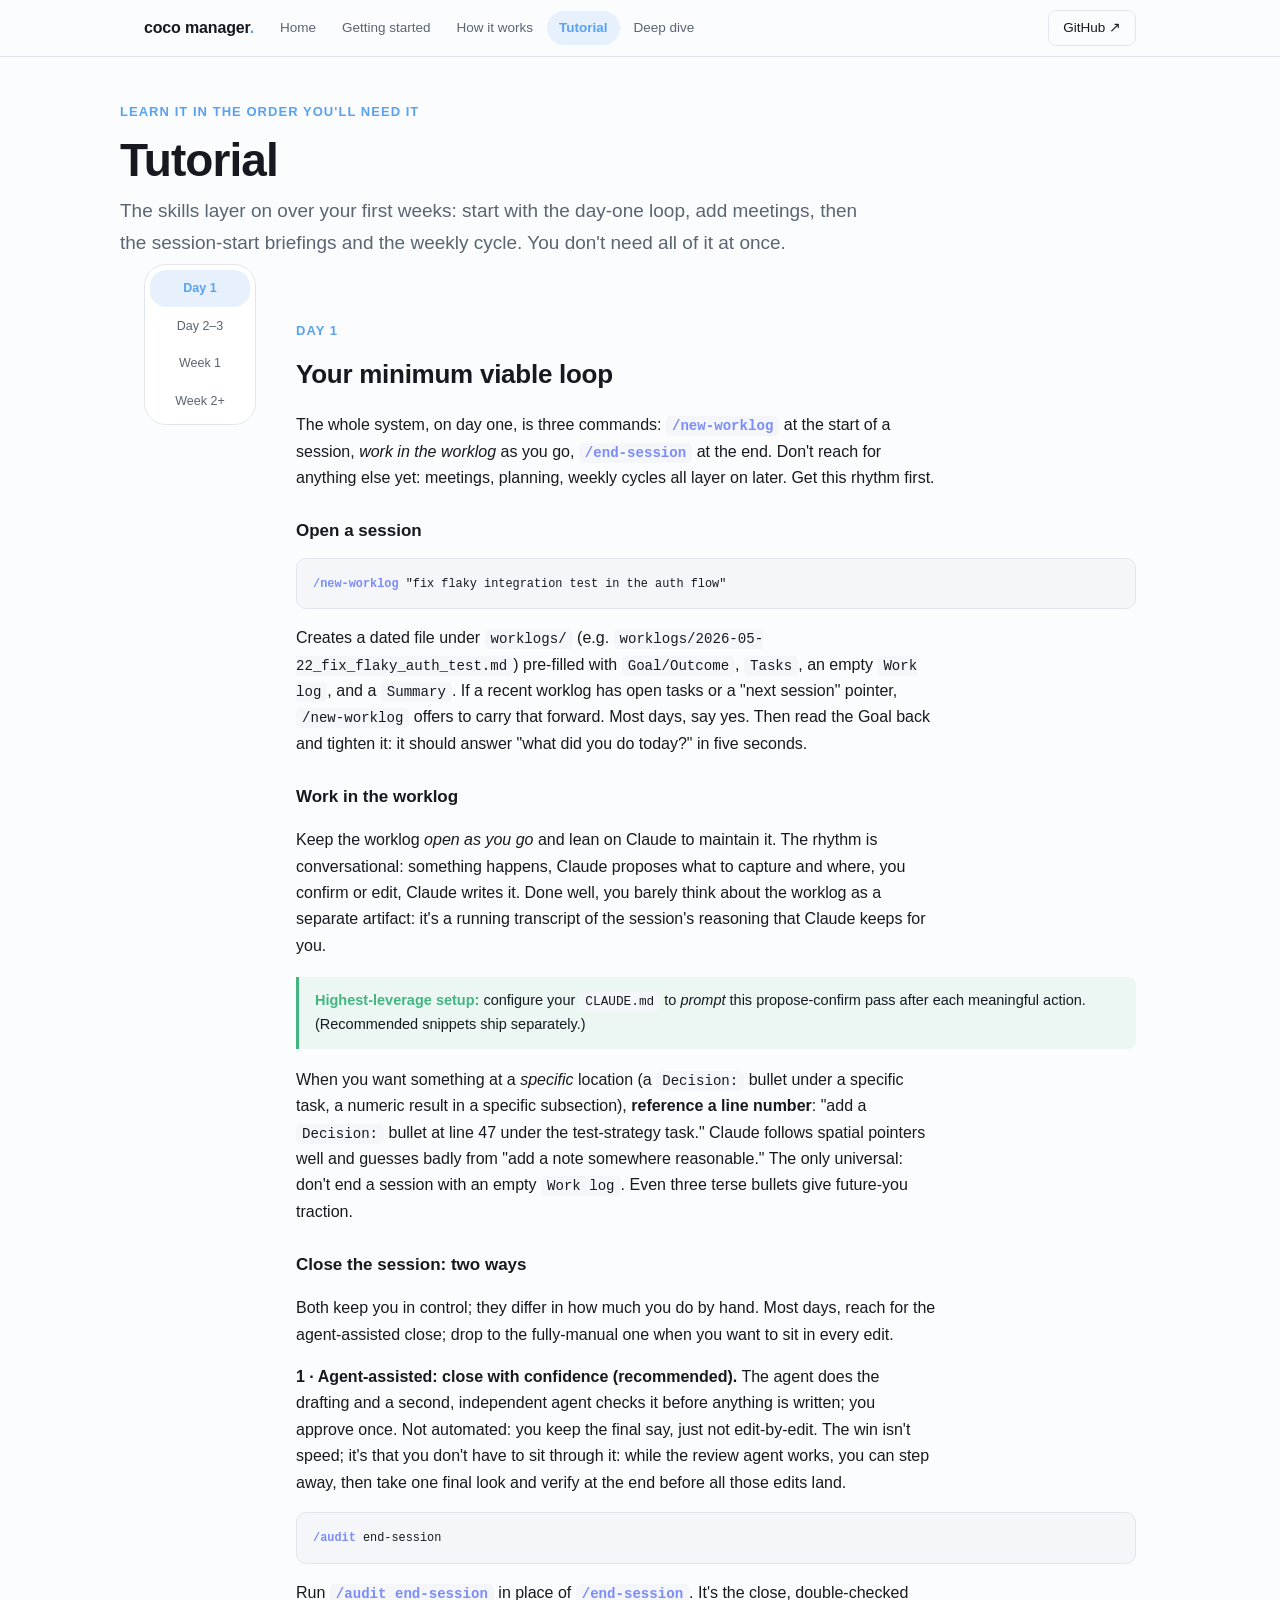
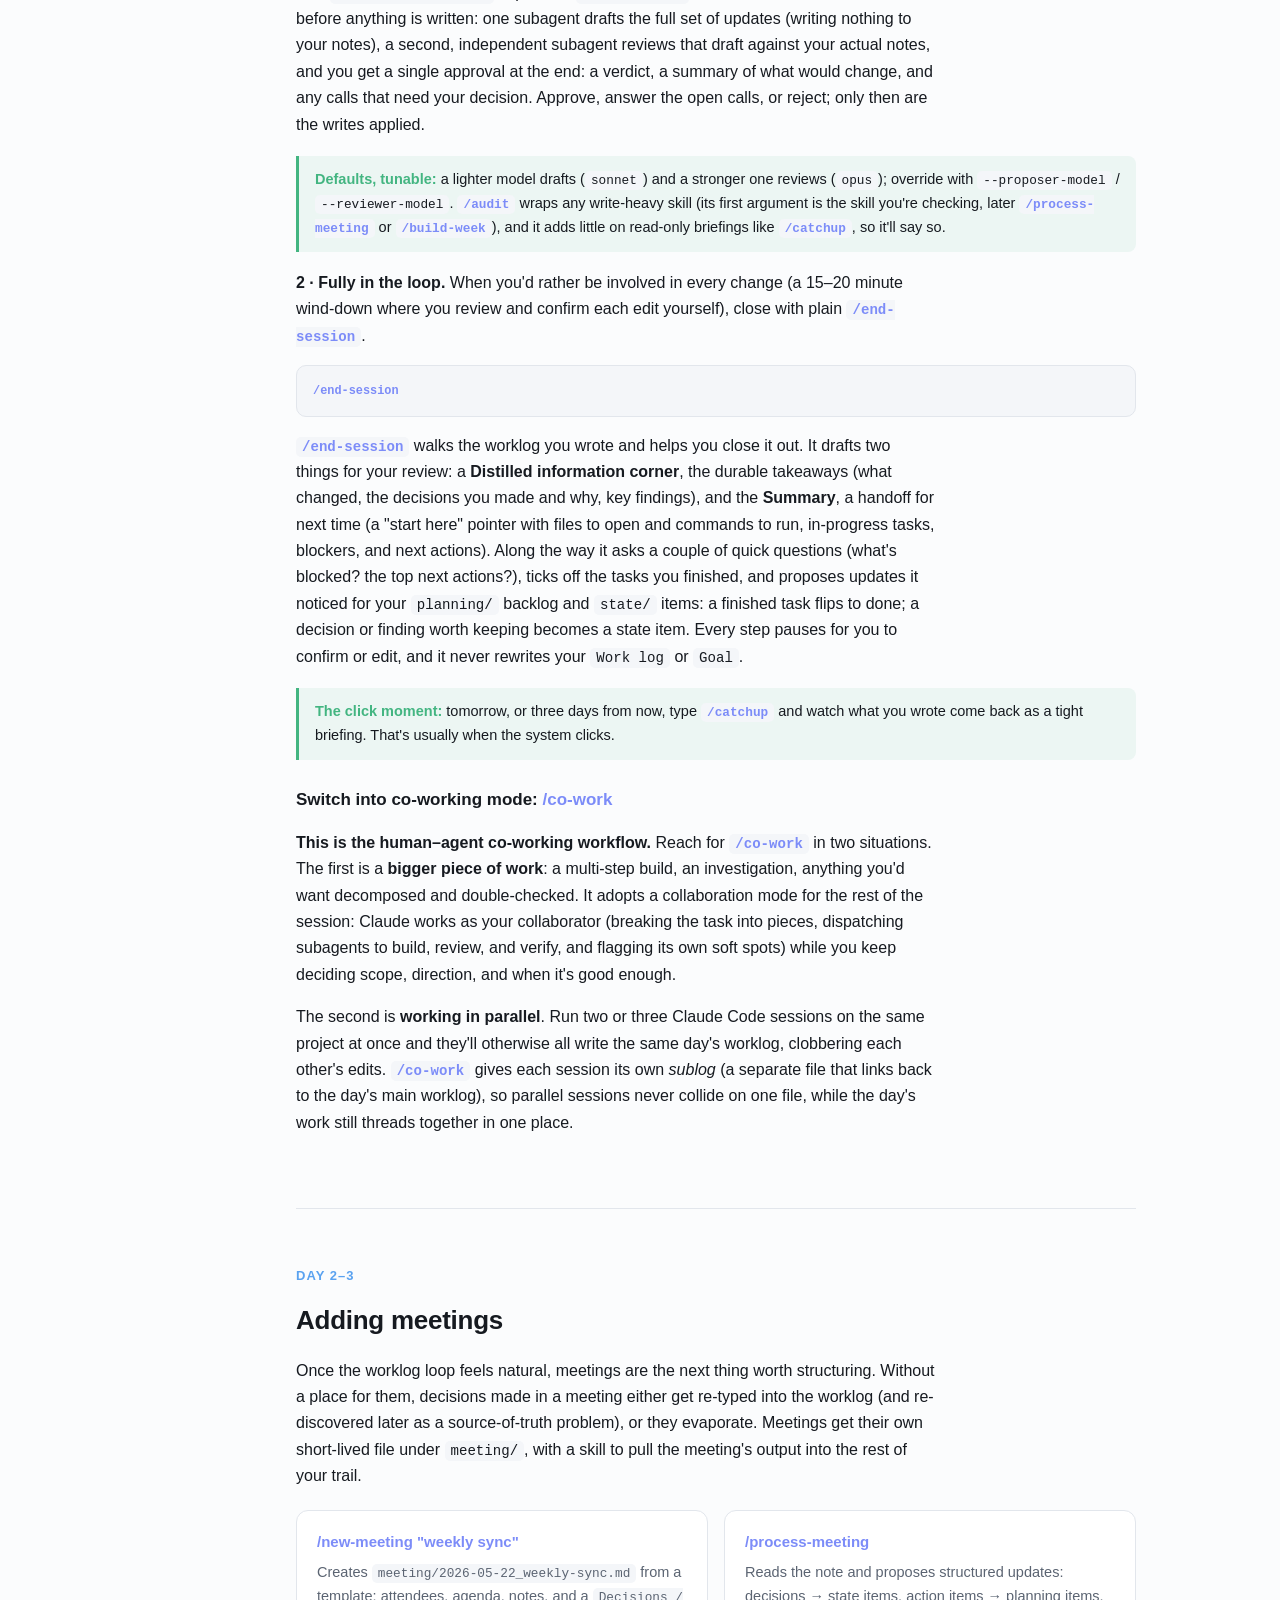
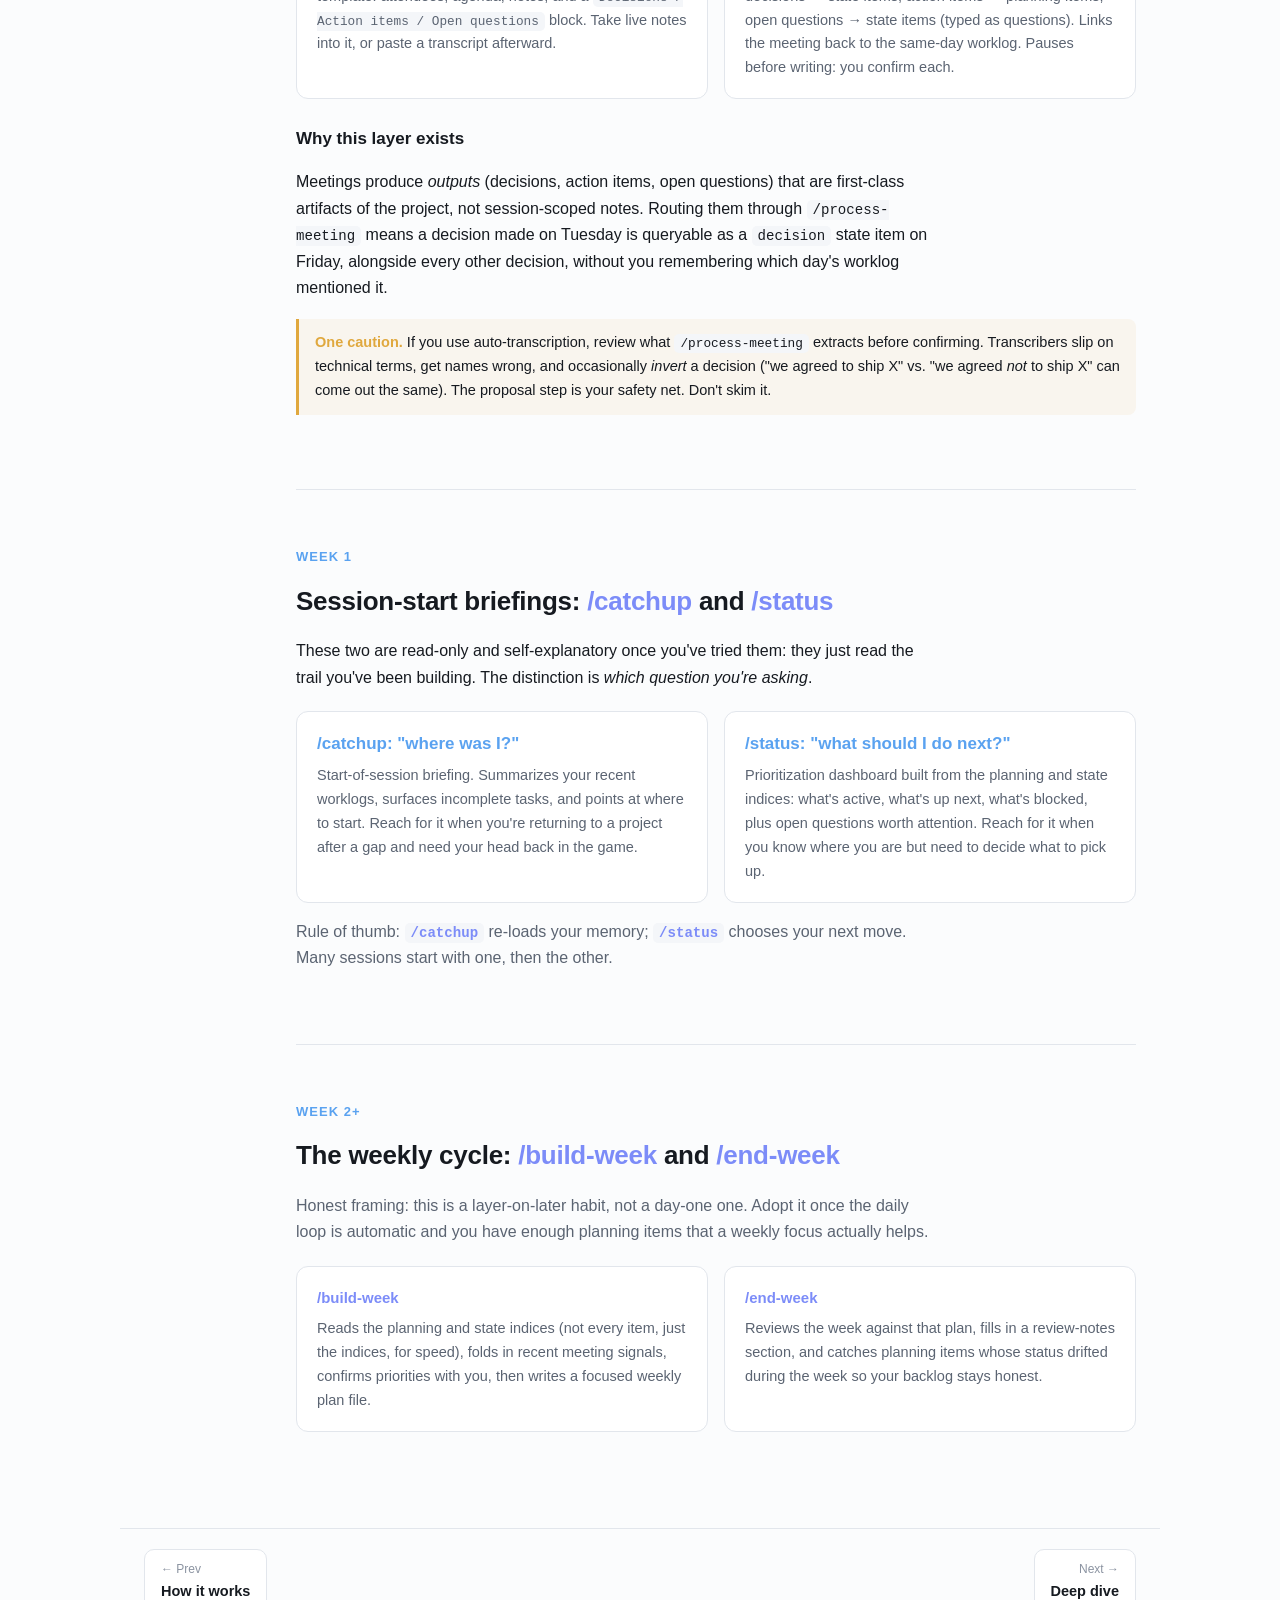
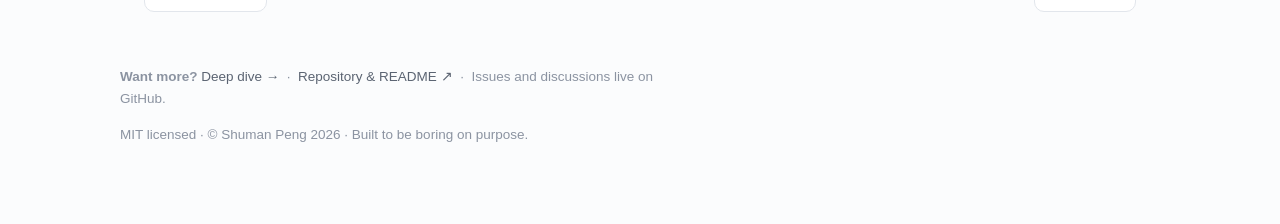
<file: tutorial.html>
<!DOCTYPE html>
<html lang="en">
<head>
<meta charset="utf-8">
<meta name="viewport" content="width=device-width, initial-scale=1">
<title>Tutorial: CoCo Manager</title>
<meta name="description" content="Learn coco manager in the order you'll need it: the day-one worklog loop, meetings, session-start briefings, then the weekly cycle.">
<link rel="icon" href="data:image/svg+xml,%3Csvg%20xmlns='http://www.w3.org/2000/svg'%20viewBox='0%200%2032%2032'%3E%3Crect%20width='32'%20height='32'%20rx='7'%20fill='%230e1013'/%3E%3Ctext%20x='7.5'%20y='23'%20font-family='ui-monospace,Menlo,monospace'%20font-size='21'%20font-weight='700'%20fill='%235aa2f0'%3Ec%3C/text%3E%3Ccircle%20cx='23'%20cy='20.5'%20r='2.3'%20fill='%235aa2f0'/%3E%3C/svg%3E">
<link rel="canonical" href="https://shumanpng.github.io/coco-manager/tutorial.html">
<meta property="og:type" content="website">
<meta property="og:site_name" content="CoCo Manager">
<meta property="og:title" content="Tutorial: CoCo Manager">
<meta property="og:description" content="Learn coco manager in the order you'll need it: the day-one worklog loop, meetings, session-start briefings, then the weekly cycle.">
<meta property="og:url" content="https://shumanpng.github.io/coco-manager/tutorial.html">
<meta property="og:image" content="https://shumanpng.github.io/coco-manager/og-image.png">
<meta name="twitter:card" content="summary_large_image">
<meta name="twitter:title" content="Tutorial: CoCo Manager">
<meta name="twitter:description" content="Learn coco manager in the order you'll need it: the day-one worklog loop, meetings, session-start briefings, then the weekly cycle.">
<meta name="twitter:image" content="https://shumanpng.github.io/coco-manager/og-image.png">
<link rel="stylesheet" href="styles.css">
</head>
<body>

<div class="nav"><div class="inner">
  <a class="brand" href="index.html">coco&nbsp;manager<span class="dot">.</span></a>
  <div class="links">
    <a class="link" href="index.html">Home</a>
    <a class="link" href="getting-started.html">Getting started</a>
    <a class="link" href="how-it-works.html">How it works</a>
    <a class="link active" href="tutorial.html">Tutorial</a>
    <a class="link" href="deep-dive.html">Deep dive</a>
  </div>
  <a class="gh" href="https://github.com/shumanpng/coco-manager">GitHub ↗</a>
</div></div>

<header id="top" class="wrap pagehead">
  <div class="kicker">Learn it in the order you'll need it</div>
  <h1>Tutorial</h1>
  <p class="lead">The skills layer on over your first weeks: start with the day-one loop, add meetings, then the session-start briefings and the weekly cycle. You don't need all of it at once.</p>
</header>

<div class="tut-layout">
  <aside class="tut-rail">
    <nav class="secnav" aria-label="Sections">
      <a href="#loop">Day 1</a>
      <a href="#meetings">Day 2–3</a>
      <a href="#week1">Week 1</a>
      <a href="#weekly">Week 2+</a>
    </nav>
  </aside>

  <div class="tut-main">
    <!-- DAILY LOOP -->
    <section id="loop">
      <div class="kicker">Day 1</div>
      <h2>Your minimum viable loop</h2>
      <p>The whole system, on day one, is three commands: <code class="cmd">/new-worklog</code> at the start of a session, <em>work in the worklog</em> as you go, <code class="cmd">/end-session</code> at the end. Don't reach for anything else yet: meetings, planning, weekly cycles all layer on later. Get this rhythm first.</p>


      <h3>Open a session</h3>
      <pre><code><span class="tok-cmd">/new-worklog</span> "fix flaky integration test in the auth flow"</code></pre>
      <p>Creates a dated file under <code>worklogs/</code> (e.g. <code>worklogs/2026-05-22_fix_flaky_auth_test.md</code>) pre-filled with <code>Goal/Outcome</code>, <code>Tasks</code>, an empty <code>Work log</code>, and a <code>Summary</code>. If a recent worklog has open tasks or a "next session" pointer, <code>/new-worklog</code> offers to carry that forward. Most days, say yes. Then read the Goal back and tighten it: it should answer "what did you do today?" in five seconds.</p>

      <h3>Work in the worklog</h3>
      <p>Keep the worklog <em>open as you go</em> and lean on Claude to maintain it. The rhythm is conversational: something happens, Claude proposes what to capture and where, you confirm or edit, Claude writes it. Done well, you barely think about the worklog as a separate artifact: it's a running transcript of the session's reasoning that Claude keeps for you.</p>
      <div class="tip"><b>Highest-leverage setup:</b> configure your <code>CLAUDE.md</code> to <em>prompt</em> this propose-confirm pass after each meaningful action. (Recommended snippets ship separately.)</div>
      <p>When you want something at a <em>specific</em> location (a <code>Decision:</code> bullet under a specific task, a numeric result in a specific subsection), <b>reference a line number</b>: "add a <code>Decision:</code> bullet at line 47 under the test-strategy task." Claude follows spatial pointers well and guesses badly from "add a note somewhere reasonable." The only universal: don't end a session with an empty <code>Work log</code>. Even three terse bullets give future-you traction.</p>

      <h3>Close the session: two ways</h3>
      <p>Both keep you in control; they differ in how much you do by hand. Most days, reach for the agent-assisted close; drop to the fully-manual one when you want to sit in every edit.</p>

      <p><b>1 · Agent-assisted: close with confidence (recommended).</b> The agent does the drafting and a second, independent agent checks it before anything is written; you approve once. Not automated: you keep the final say, just not edit-by-edit. The win isn't speed; it's that you don't have to sit through it: while the review agent works, you can step away, then take one final look and verify at the end before all those edits land.</p>
      <pre><code><span class="tok-cmd">/audit</span> end-session</code></pre>
      <p>Run <code class="cmd">/audit end-session</code> in place of <code class="cmd">/end-session</code>. It's the close, double-checked before anything is written: one subagent drafts the full set of updates (writing nothing to your notes), a second, independent subagent reviews that draft against your actual notes, and you get a single approval at the end: a verdict, a summary of what would change, and any calls that need your decision. Approve, answer the open calls, or reject; only then are the writes applied.</p>
      <div class="tip"><b>Defaults, tunable:</b> a lighter model drafts (<code>sonnet</code>) and a stronger one reviews (<code>opus</code>); override with <code>--proposer-model</code> / <code>--reviewer-model</code>. <code class="cmd">/audit</code> wraps any write-heavy skill (its first argument is the skill you're checking, later <code class="cmd">/process-meeting</code> or <code class="cmd">/build-week</code>), and it adds little on read-only briefings like <code class="cmd">/catchup</code>, so it'll say so.</div>

      <p><b>2 · Fully in the loop.</b> When you'd rather be involved in every change (a 15–20 minute wind-down where you review and confirm each edit yourself), close with plain <code class="cmd">/end-session</code>.</p>
      <pre><code><span class="tok-cmd">/end-session</span></code></pre>
      <p><code class="cmd">/end-session</code> walks the worklog you wrote and helps you close it out. It drafts two things for your review: a <b>Distilled information corner</b>, the durable takeaways (what changed, the decisions you made and why, key findings), and the <b>Summary</b>, a handoff for next time (a "start here" pointer with files to open and commands to run, in-progress tasks, blockers, and next actions). Along the way it asks a couple of quick questions (what's blocked? the top next actions?), ticks off the tasks you finished, and proposes updates it noticed for your <code>planning/</code> backlog and <code>state/</code> items: a finished task flips to done; a decision or finding worth keeping becomes a state item. Every step pauses for you to confirm or edit, and it never rewrites your <code>Work log</code> or <code>Goal</code>.</p>
      <div class="tip"><b>The click moment:</b> tomorrow, or three days from now, type <code class="cmd">/catchup</code> and watch what you wrote come back as a tight briefing. That's usually when the system clicks.</div>

      <h3>Switch into co-working mode: <span class="cmd">/co-work</span></h3>
      <p><b>This is the human–agent co-working workflow.</b> Reach for <code class="cmd">/co-work</code> in two situations. The first is a <b>bigger piece of work</b>: a multi-step build, an investigation, anything you'd want decomposed and double-checked. It adopts a collaboration mode for the rest of the session: Claude works as your collaborator (breaking the task into pieces, dispatching subagents to build, review, and verify, and flagging its own soft spots) while you keep deciding scope, direction, and when it's good enough.</p>
      <p>The second is <b>working in parallel</b>. Run two or three Claude Code sessions on the same project at once and they'll otherwise all write the same day's worklog, clobbering each other's edits. <code class="cmd">/co-work</code> gives each session its own <em>sublog</em> (a separate file that links back to the day's main worklog), so parallel sessions never collide on one file, while the day's work still threads together in one place.</p>
    </section>

    <!-- MEETINGS -->
    <section id="meetings">
      <div class="kicker">Day 2–3</div>
      <h2>Adding meetings</h2>
      <p>Once the worklog loop feels natural, meetings are the next thing worth structuring. Without a place for them, decisions made in a meeting either get re-typed into the worklog (and re-discovered later as a source-of-truth problem), or they evaporate. Meetings get their own short-lived file under <code>meeting/</code>, with a skill to pull the meeting's output into the rest of your trail.</p>
      <div class="grid g2">
        <div class="card">
          <span class="cmd">/new-meeting "weekly sync"</span>
          <p>Creates <code>meeting/2026-05-22_weekly-sync.md</code> from a template: attendees, agenda, notes, and a <code>Decisions / Action items / Open questions</code> block. Take live notes into it, or paste a transcript afterward.</p>
        </div>
        <div class="card">
          <span class="cmd">/process-meeting</span>
          <p>Reads the note and proposes structured updates: decisions → state items, action items → planning items, open questions → state items (typed as questions). Links the meeting back to the same-day worklog. Pauses before writing: you confirm each.</p>
        </div>
      </div>
      <h3>Why this layer exists</h3>
      <p>Meetings produce <em>outputs</em> (decisions, action items, open questions) that are first-class artifacts of the project, not session-scoped notes. Routing them through <code>/process-meeting</code> means a decision made on Tuesday is queryable as a <code>decision</code> state item on Friday, alongside every other decision, without you remembering which day's worklog mentioned it.</p>
      <div class="note"><b>One caution.</b> If you use auto-transcription, review what <code>/process-meeting</code> extracts before confirming. Transcribers slip on technical terms, get names wrong, and occasionally <em>invert</em> a decision ("we agreed to ship X" vs. "we agreed <em>not</em> to ship X" can come out the same). The proposal step is your safety net. Don't skim it.</div>
    </section>

    <!-- WEEK 1 -->
    <section id="week1">
      <div class="kicker">Week 1</div>
      <h2>Session-start briefings: <span class="cmd">/catchup</span> and <span class="cmd">/status</span></h2>
      <p>These two are read-only and self-explanatory once you've tried them: they just read the trail you've been building. The distinction is <em>which question you're asking</em>.</p>
      <div class="grid g2">
        <div class="card">
          <h3 style="margin-top:0;color:var(--accent)">/catchup: "where was I?"</h3>
          <p>Start-of-session briefing. Summarizes your recent worklogs, surfaces incomplete tasks, and points at where to start. Reach for it when you're returning to a project after a gap and need your head back in the game.</p>
        </div>
        <div class="card">
          <h3 style="margin-top:0;color:var(--accent)">/status: "what should I do next?"</h3>
          <p>Prioritization dashboard built from the planning and state indices: what's active, what's up next, what's blocked, plus open questions worth attention. Reach for it when you know where you are but need to decide what to pick up.</p>
        </div>
      </div>
      <p class="muted">Rule of thumb: <code class="cmd">/catchup</code> re-loads your memory; <code class="cmd">/status</code> chooses your next move. Many sessions start with one, then the other.</p>
    </section>

    <!-- WEEKLY CYCLE -->
    <section id="weekly">
      <div class="kicker">Week 2+</div>
      <h2>The weekly cycle: <span class="cmd">/build-week</span> and <span class="cmd">/end-week</span></h2>
      <p class="muted">Honest framing: this is a layer-on-later habit, not a day-one one. Adopt it once the daily loop is automatic and you have enough planning items that a weekly focus actually helps.</p>
      <div class="grid g2">
        <div class="card">
          <span class="cmd">/build-week</span>
          <p>Reads the planning and state indices (not every item, just the indices, for speed), folds in recent meeting signals, confirms priorities with you, then writes a focused weekly plan file.</p>
        </div>
        <div class="card">
          <span class="cmd">/end-week</span>
          <p>Reviews the week against that plan, fills in a review-notes section, and catches planning items whose status drifted during the week so your backlog stays honest.</p>
        </div>
      </div>
    </section>
  </div>
</div>

<nav class="pager wrap">
  <a class="pg prev" href="how-it-works.html"><span>← Prev</span><b>How it works</b></a>
  <a class="pg next" href="deep-dive.html"><span>Next →</span><b>Deep dive</b></a>
</nav>

<footer class="wrap foot">
  <p><b>Want more?</b> <a href="deep-dive.html">Deep dive →</a> &nbsp;·&nbsp; <a href="https://github.com/shumanpng/coco-manager">Repository &amp; README ↗</a> &nbsp;·&nbsp; Issues and discussions live on GitHub.</p>
  <p>MIT licensed · © Shuman Peng 2026 · Built to be boring on purpose.</p>
</footer>

<script>
(function(){
  var links = [].slice.call(document.querySelectorAll('.secnav a'));
  var secs = links.map(function(l){ return document.querySelector(l.getAttribute('href')); });
  function on(){
    var y = window.scrollY + 140, idx = 0;
    for (var i=0;i<secs.length;i++){ if (secs[i] && secs[i].offsetTop <= y) idx = i; }
    for (var j=0;j<links.length;j++){ links[j].classList.toggle('active', j===idx); }
  }
  window.addEventListener('scroll', on, {passive:true});
  window.addEventListener('resize', on);
  on();
})();
</script>

</body>
</html>
</file>
<file: styles.css>
:root{
  --bg:#0e1013; --bg2:#14171d; --panel:#191d24; --panel2:#20252e; --ink:#eceff4;
  --muted:#9aa4b2; --faint:#6b7482; --line:#2a2f3a; --accent:#5aa2f0; --accent2:#7c8cf8;
  --green:#43b581; --amber:#e0a83e; --violet:#9b7cf0; --pink:#e06a9c;
  --code-bg:#0b0d10;
}
@media (prefers-color-scheme: light){
  :root{ --bg:#fbfcfd; --bg2:#f2f4f7; --panel:#ffffff; --panel2:#f4f6f9; --ink:#161a20;
         --muted:#5b6472; --faint:#8b93a1; --line:#e2e6ec; --code-bg:#f4f6f9; }
}
*{box-sizing:border-box}
html{scroll-behavior:smooth}
body{margin:0;background:var(--bg);color:var(--ink);
  font:16px/1.65 -apple-system,BlinkMacSystemFont,"Segoe UI",Roboto,Helvetica,Arial,sans-serif;
  -webkit-font-smoothing:antialiased;}
a{color:var(--accent);text-decoration:none}
a:hover{text-decoration:underline}
code,kbd{font-family:ui-monospace,SFMono-Regular,Menlo,Consolas,monospace;font-size:.88em}
code{background:var(--panel2);padding:2px 6px;border-radius:5px}
.cmd{color:var(--accent2);font-weight:600}

/* nav */
.nav{position:sticky;top:0;z-index:20;backdrop-filter:blur(10px);
  background:color-mix(in srgb, var(--bg) 82%, transparent);border-bottom:1px solid var(--line)}
.nav .inner{max-width:1040px;margin:0 auto;padding:10px 24px;display:flex;align-items:center;gap:14px}
.nav .brand{font-weight:700;letter-spacing:-.01em;color:var(--ink);white-space:nowrap}
.nav .brand:hover{text-decoration:none}
.nav .brand .dot{color:var(--accent)}
.nav .links{display:flex;gap:2px;flex:1;overflow-x:auto;scrollbar-width:none;-ms-overflow-style:none}
.nav .links::-webkit-scrollbar{display:none}
.nav a.link{color:var(--muted);font-size:13.5px;padding:6px 12px;border-radius:999px;white-space:nowrap;
  transition:background .15s,color .15s}
.nav a.link:hover{color:var(--ink);text-decoration:none}
.nav a.link.active{background:color-mix(in srgb,var(--accent) 15%,var(--panel));color:var(--accent);font-weight:650}
.nav .gh{border:1px solid var(--line);padding:6px 14px;border-radius:8px;color:var(--ink);font-size:13.5px;white-space:nowrap}
.nav .gh:hover{border-color:var(--accent);text-decoration:none}

/* tutorial: two-column layout with an always-sticky vertical section rail */
.tut-layout{display:grid;grid-template-columns:112px 1fr;gap:40px;align-items:start;
  max-width:1040px;margin:0 auto;padding:0 24px}
.tut-main{min-width:0}
.tut-main section{scroll-margin-top:96px}
.tut-rail{position:sticky;top:72px;align-self:start}
/* one unified pill blob; each label is a clickable segment */
.secnav{display:flex;flex-direction:column;gap:1px;border:1px solid var(--line);background:var(--panel);
  border-radius:22px;padding:5px}
.secnav a{color:var(--muted);font-size:12.5px;padding:8px 10px;border-radius:16px;text-align:center;
  white-space:nowrap;transition:background .15s,color .15s}
.secnav a:hover{color:var(--ink);background:var(--panel2);text-decoration:none}
.secnav a.active{background:color-mix(in srgb,var(--accent) 15%,var(--panel));color:var(--accent);font-weight:650}
@media (max-width:680px){
  .tut-layout{grid-template-columns:1fr;gap:0}
  .tut-rail{position:sticky;top:51px;z-index:15;margin:0 -24px 8px;padding:8px 24px;
    background:color-mix(in srgb,var(--bg) 92%,transparent);backdrop-filter:blur(8px)}
  .secnav{flex-direction:row;flex-wrap:nowrap;overflow-x:auto;width:max-content;max-width:100%;
    border-radius:999px;gap:1px;scrollbar-width:none}
  .secnav::-webkit-scrollbar{display:none}
  .secnav a{border-radius:999px}
}

.wrap{max-width:1040px;margin:0 auto;padding:0 24px}
section{padding:56px 0;border-bottom:1px solid var(--line);scroll-margin-top:64px}
section:last-of-type{border-bottom:none}
h1{font-size:clamp(30px,5vw,46px);line-height:1.1;letter-spacing:-.02em;margin:0 0 16px}
h2{font-size:26px;letter-spacing:-.01em;margin:0 0 6px}
h2 .num{color:var(--faint);font-variant-numeric:tabular-nums;margin-right:10px;font-weight:600}
h3{font-size:17px;margin:26px 0 6px;color:var(--ink)}
.lead{font-size:19px;color:var(--muted);max-width:70ch}
.kicker{color:var(--accent);font-weight:650;font-size:13px;letter-spacing:.08em;text-transform:uppercase;margin-bottom:12px}
p{max-width:72ch}
.muted{color:var(--muted)}

/* page header (non-home pages) */
.pagehead{padding:44px 0 6px}
.pagehead h1{margin:0 0 10px}
.pagehead .lead{margin:0}

/* hero */
.hero{padding:72px 0 60px;text-align:left}
.hero .cta{display:flex;gap:12px;flex-wrap:wrap;margin-top:28px}
.btn{display:inline-flex;align-items:center;gap:8px;padding:12px 22px;border-radius:10px;font-weight:600;font-size:15px}
.btn.primary{background:var(--accent);color:#04121f}
.btn.primary:hover{filter:brightness(1.08);text-decoration:none}
.btn.ghost{border:1px solid var(--line);color:var(--ink)}
.btn.ghost:hover{border-color:var(--accent);text-decoration:none}
.hero .pills{display:flex;gap:10px;flex-wrap:wrap;margin-top:26px}
.pill{font-size:13px;color:var(--muted);background:var(--panel);border:1px solid var(--line);padding:5px 12px;border-radius:20px}

/* code block */
pre{background:var(--code-bg);border:1px solid var(--line);border-radius:10px;padding:14px 16px;overflow:auto;
  font-family:ui-monospace,SFMono-Regular,Menlo,Consolas,monospace;font-size:13.5px;line-height:1.6;margin:12px 0}
pre code{background:none;padding:0}
.tok-c{color:var(--faint)}
.tok-cmd{color:var(--accent2);font-weight:600}
.tok-p{color:var(--green)}

/* cards / grid */
.grid{display:grid;gap:16px;margin-top:20px}
.g2{grid-template-columns:repeat(auto-fit,minmax(260px,1fr))}
.g3{grid-template-columns:repeat(auto-fit,minmax(210px,1fr))}
.card{background:var(--panel);border:1px solid var(--line);border-radius:12px;padding:18px 20px}
.card h3{margin-top:0}
.card .cmd{font-size:15px}
.card p{font-size:14.5px;color:var(--muted);margin:.4em 0 0}

/* figure */
figure{margin:26px 0 8px;background:var(--panel);border:1px solid var(--line);border-radius:14px;padding:22px 20px 14px}
figure svg{width:100%;height:auto;display:block}
figcaption{color:var(--faint);font-size:13px;margin-top:12px;text-align:center}
.svgbox{overflow-x:auto}

/* callout */
.note{border-left:3px solid var(--amber);background:color-mix(in srgb,var(--amber) 8%,transparent);
  padding:12px 16px;border-radius:0 8px 8px 0;margin:18px 0;font-size:14.5px}
.note b{color:var(--amber)}
.tip{border-left:3px solid var(--green);background:color-mix(in srgb,var(--green) 8%,transparent);
  padding:12px 16px;border-radius:0 8px 8px 0;margin:18px 0;font-size:14.5px}
.tip b{color:var(--green)}

/* scenario panels */
.scenario{background:var(--panel);border:1px solid var(--line);border-left-width:3px;
  border-radius:0 12px 12px 0;padding:6px 24px 8px;margin:16px 0}
.scenario .eyebrow{font-size:12.5px;font-weight:700;letter-spacing:.05em;text-transform:uppercase;
  margin:16px 0 2px}
.scenario p{max-width:66ch}
.scenario.s1{border-left-color:var(--accent)} .scenario.s1 .eyebrow{color:var(--accent)}
.scenario.s2{border-left-color:var(--violet)} .scenario.s2 .eyebrow{color:var(--violet)}
.scenario.s3{border-left-color:var(--green)} .scenario.s3 .eyebrow{color:var(--green)}

/* division of labor */
.roles{display:flex;flex-direction:column;gap:8px;margin:18px 0}
.role{display:grid;grid-template-columns:190px 1fr;gap:16px;align-items:baseline;
  background:var(--panel);border:1px solid var(--line);border-radius:10px;padding:12px 18px}
.role .who{font-weight:700;font-size:14px;color:var(--muted)}
.role .what{color:var(--muted);font-size:14.5px}
.role.you{border-color:color-mix(in srgb,var(--accent) 45%,var(--line));
  background:color-mix(in srgb,var(--accent) 7%,var(--panel))}
.role.you .who{color:var(--accent)}
.role.you .what{color:var(--ink)}
@media(max-width:560px){.role{grid-template-columns:1fr;gap:3px}}

/* steps */
ol.steps{counter-reset:s;list-style:none;padding:0;margin:20px 0}
ol.steps>li{position:relative;padding:2px 0 20px 46px;margin:0}
ol.steps>li:before{counter-increment:s;content:counter(s);position:absolute;left:0;top:0;
  width:30px;height:30px;border-radius:50%;background:var(--panel2);border:1px solid var(--line);
  color:var(--accent);font-weight:700;display:flex;align-items:center;justify-content:center;font-size:14px}
ol.steps>li:not(:last-child):after{content:"";position:absolute;left:15px;top:34px;bottom:0;width:1px;background:var(--line)}
ol.steps b{color:var(--ink)}

.foot{padding:40px 0 64px;color:var(--faint);font-size:13.5px}
.foot a{color:var(--muted)}

/* section pager (prev / next) */
.pager{display:flex;gap:12px;margin-top:40px;padding-top:20px;border-top:1px solid var(--line)}
.pager.wrap{padding-left:24px;padding-right:24px}
.pg{display:flex;flex-direction:column;gap:3px;border:1px solid var(--line);border-radius:10px;
  padding:10px 16px;background:var(--panel);max-width:48%;transition:border-color .15s,background .15s}
.pg:hover{border-color:var(--accent);text-decoration:none;background:var(--panel2)}
.pg span{font-size:12px;color:var(--faint)}
.pg b{color:var(--ink);font-size:14.5px;line-height:1.3}
.pg.prev{align-items:flex-start;text-align:left;margin-right:auto}
.pg.next{align-items:flex-end;text-align:right;margin-left:auto}

/* svg helpers */
.n-fill-sess{fill:color-mix(in srgb,var(--accent) 16%,var(--panel))}
.n-fill-meet{fill:color-mix(in srgb,var(--violet) 16%,var(--panel))}
.n-fill-week{fill:color-mix(in srgb,var(--amber) 16%,var(--panel))}
.n-fill-store{fill:var(--panel2)}
text{fill:var(--ink);font-family:inherit}
.t-sm{font-size:12px} .t-cmd{font-size:12.5px;font-weight:600} .t-mut{fill:var(--muted);font-size:11px}
.edge{stroke:var(--faint);stroke-width:1.6;fill:none}
.edge-r{stroke:var(--accent);stroke-width:1.6;fill:none;stroke-dasharray:5 4}
.nb{stroke:var(--line);stroke-width:1}
</file>
